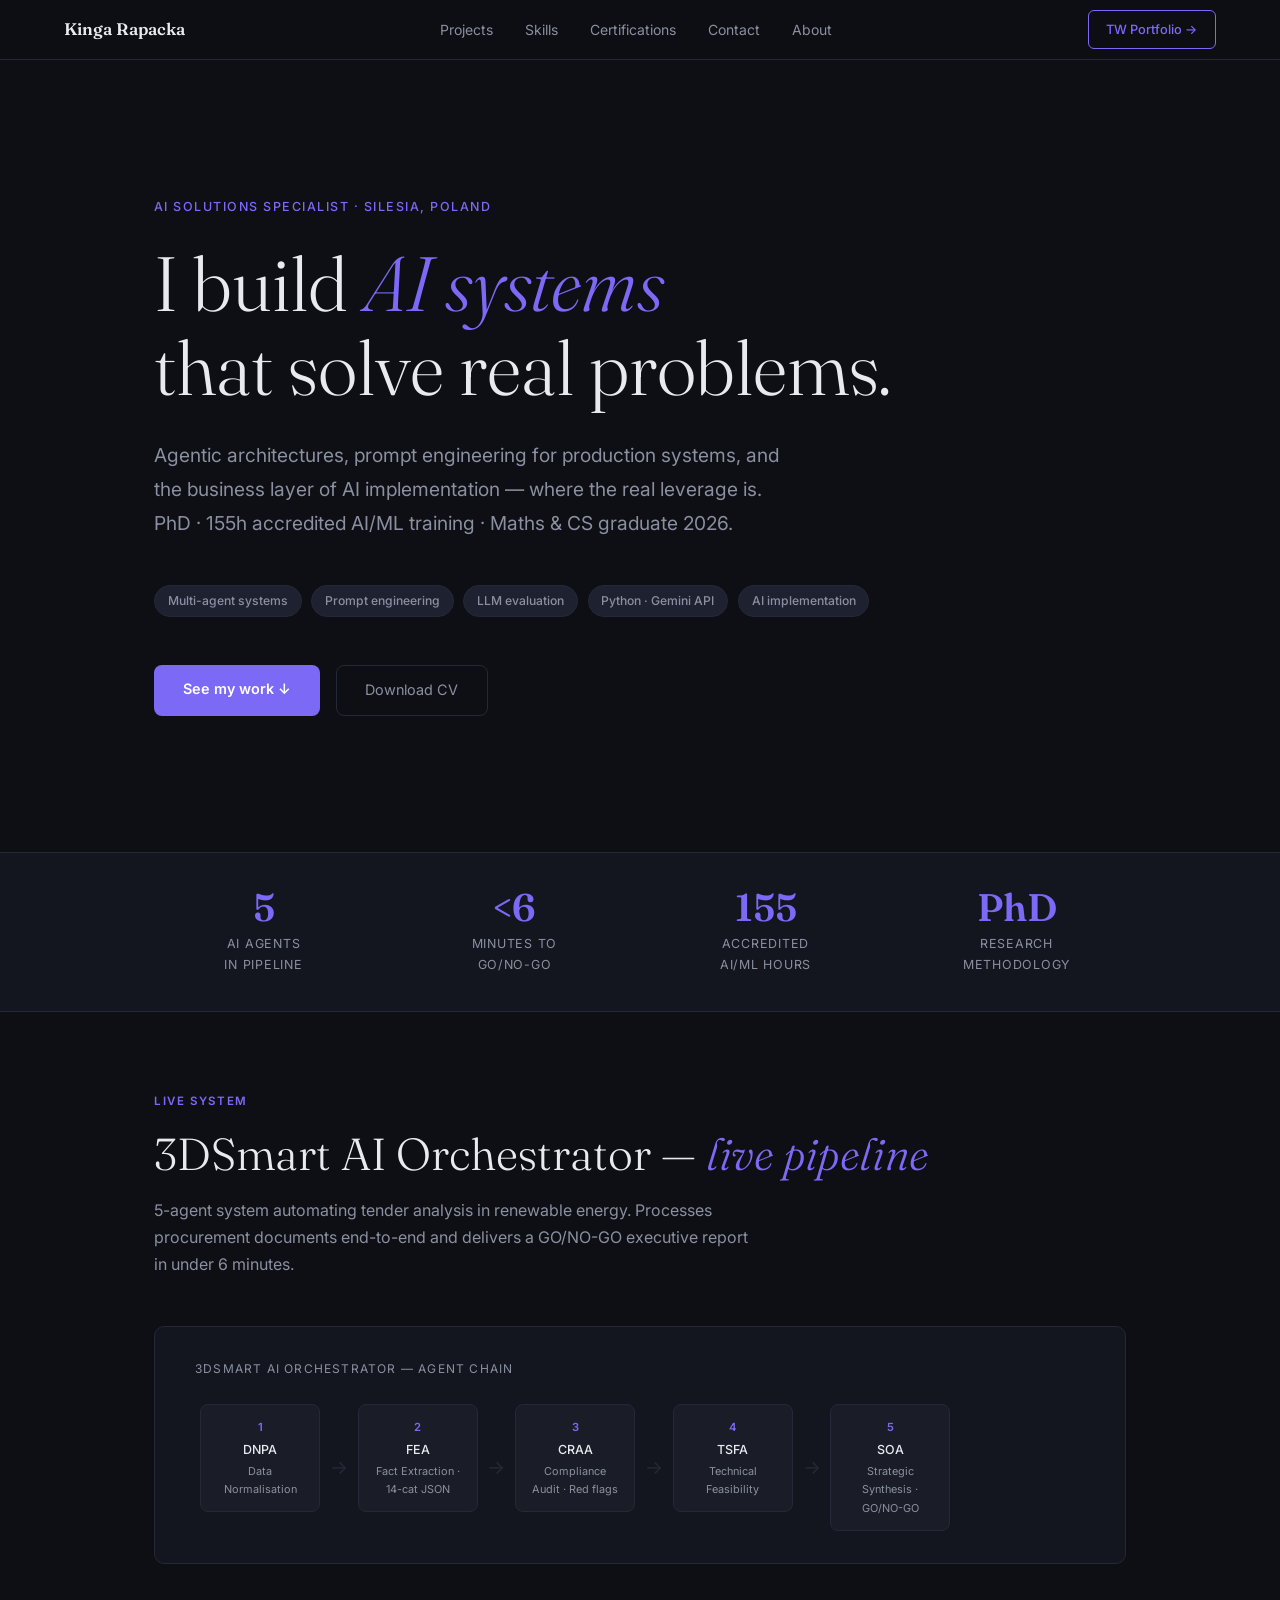
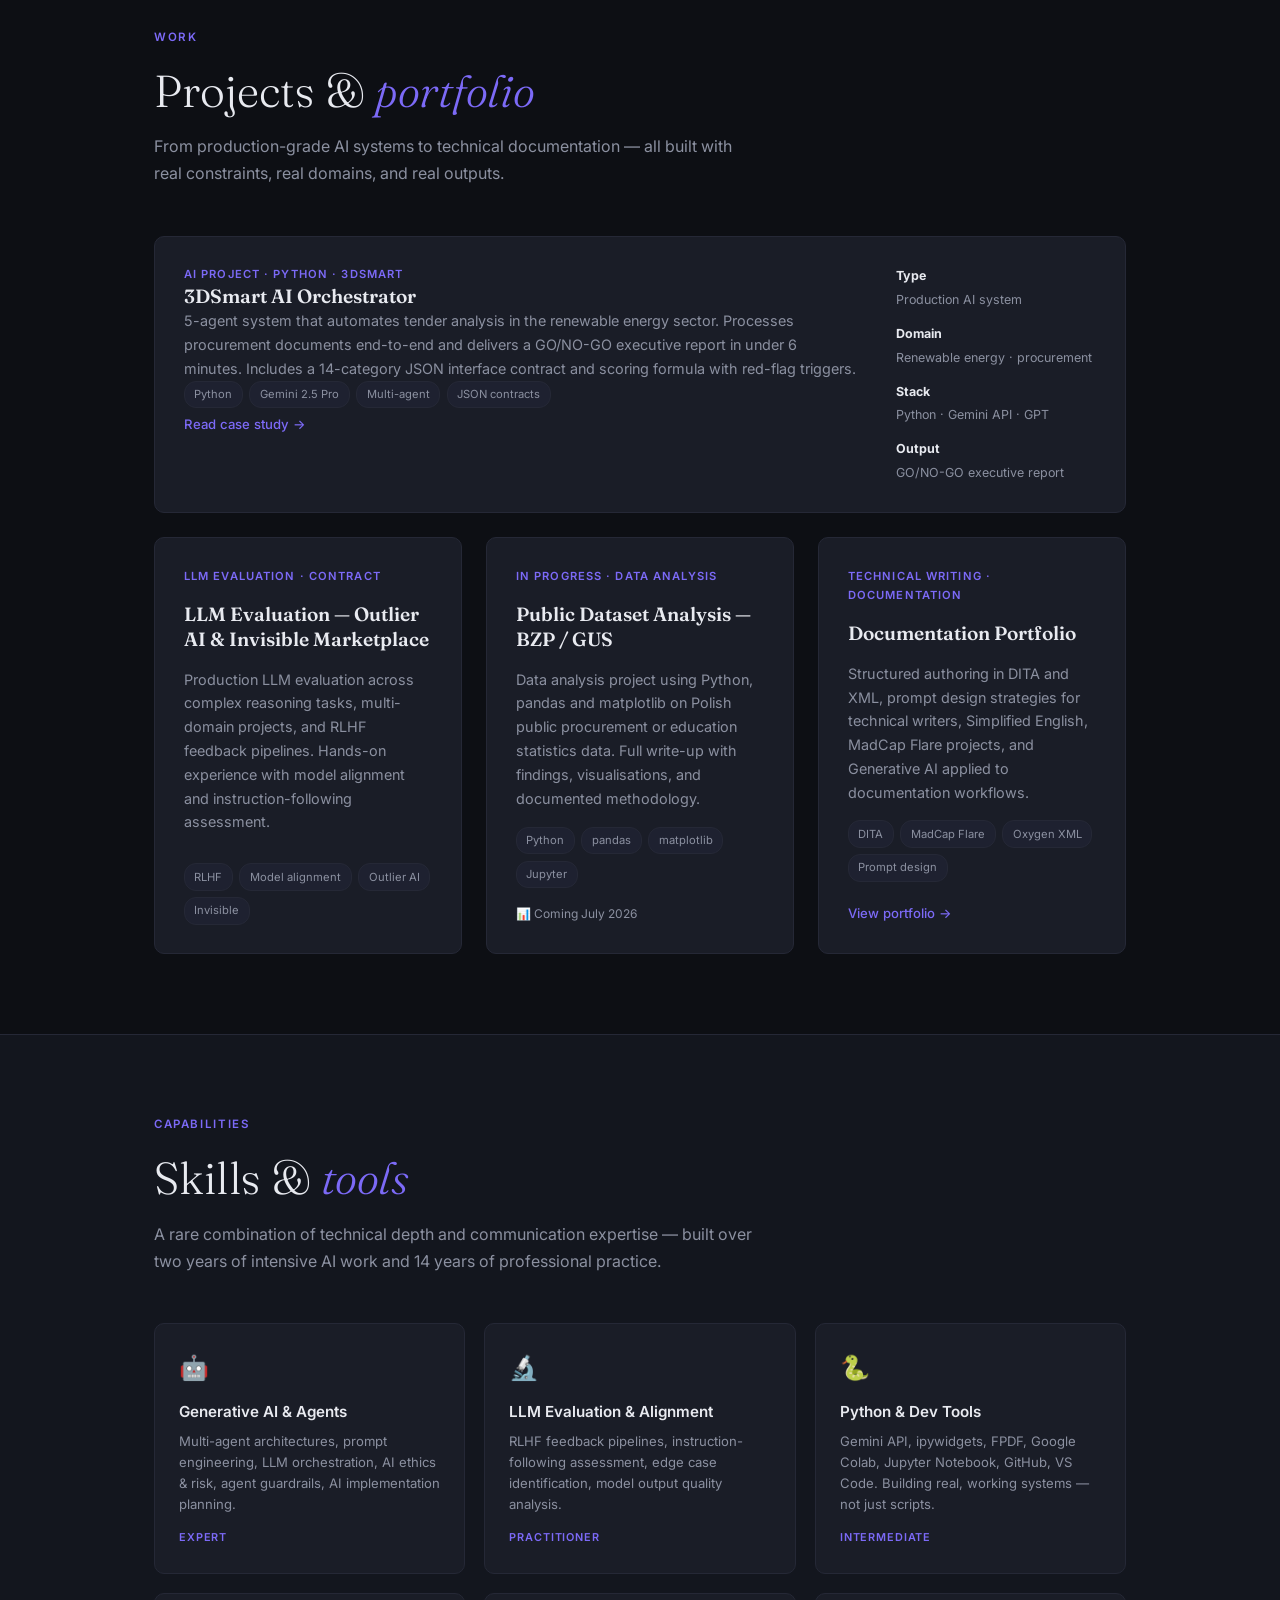
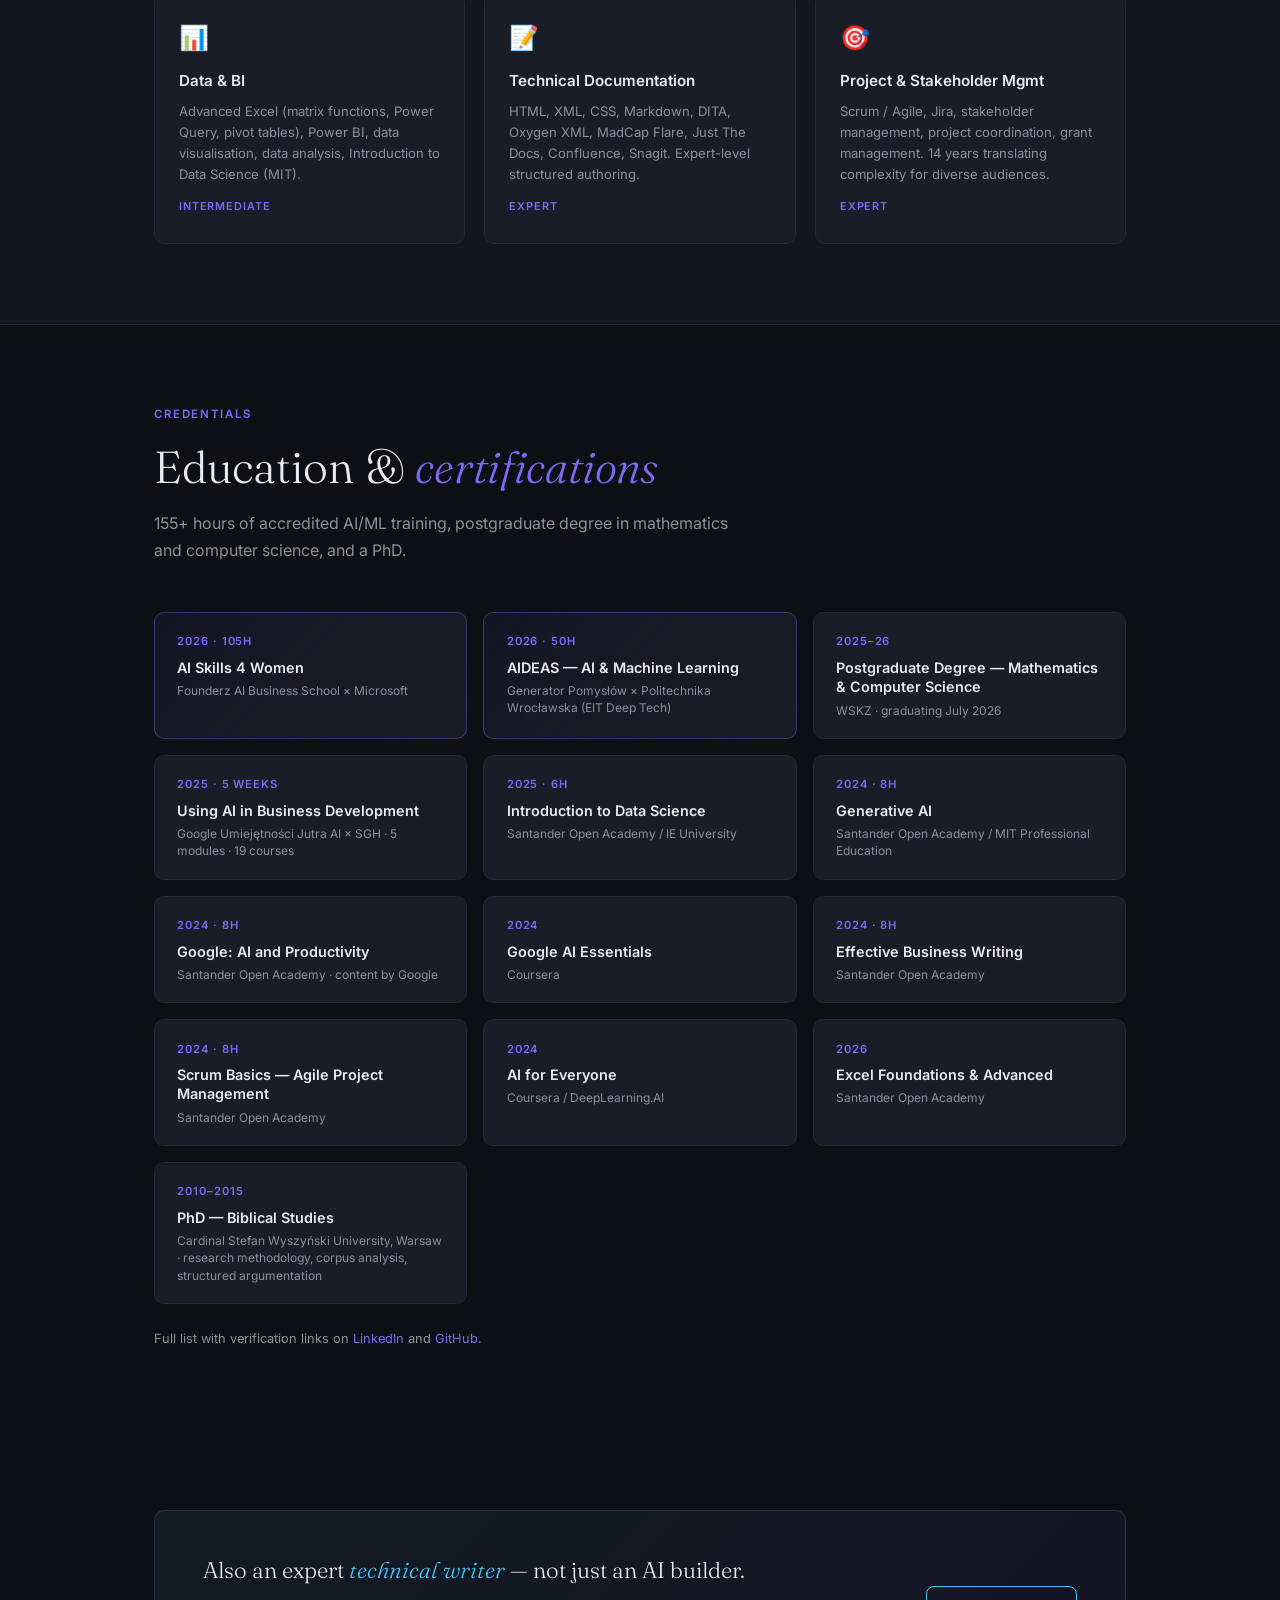
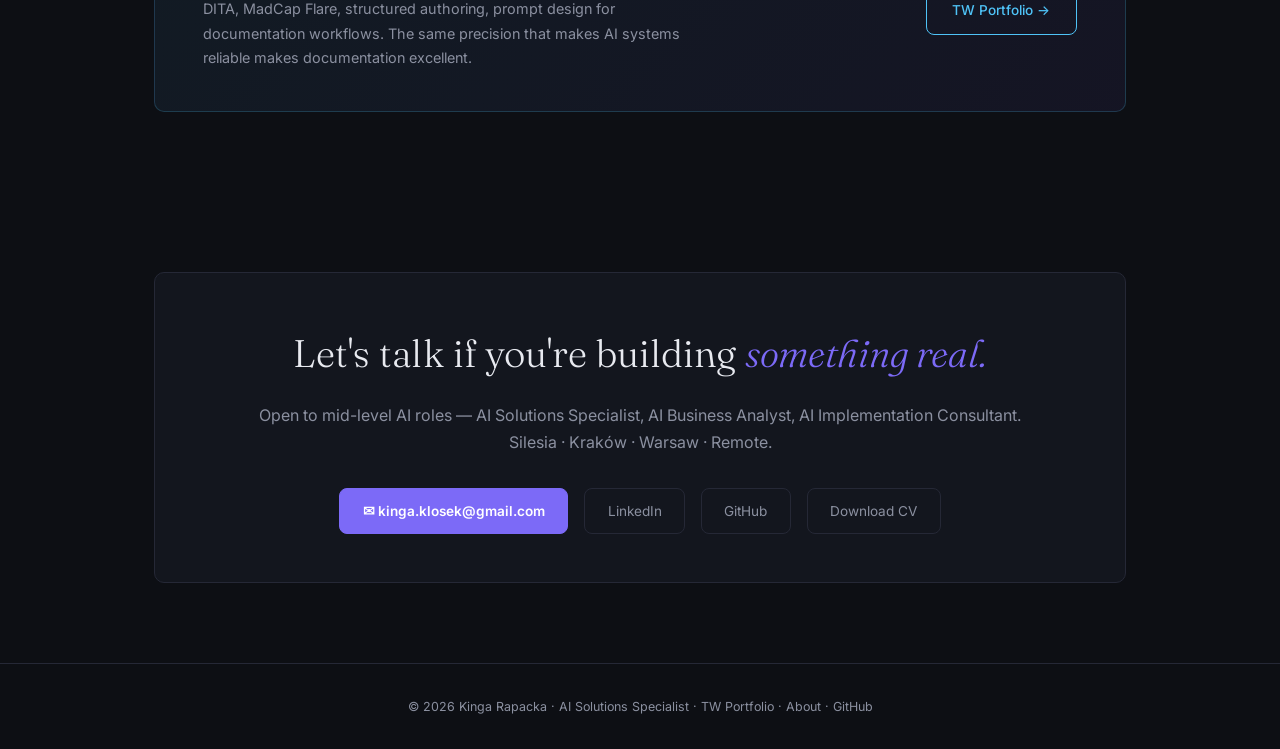
<file: index.html>
<!DOCTYPE html>
<html lang="en">
<head>
  <meta charset="UTF-8" />
  <meta name="viewport" content="width=device-width, initial-scale=1.0" />
  <meta name="description" content="Kinga Rapacka — AI Solutions Specialist. Multi-agent AI systems, prompt engineering, LLM evaluation. Based in Silesia, Poland." />
  <title>Kinga Rapacka — AI Solutions Specialist</title>
  <link rel="preconnect" href="https://fonts.googleapis.com" />
  <link rel="preconnect" href="https://fonts.gstatic.com" crossorigin />
  <link href="https://fonts.googleapis.com/css2?family=Inter:wght@300;400;500;600&family=Fraunces:ital,wght@0,300;0,600;1,300;1,600&display=swap" rel="stylesheet" />
  <style>
    :root {
      --bg: #0d0f14; --bg-mid: #13161e; --bg-card: #1a1d27; --border: #252836;
      --accent: #7c6af7; --accent-2: #4fc3f7; --text: #e8eaf0; --muted: #8b90a0;
      --tag-bg: #1e2130; --radius: 10px;
      --ff-display: 'Fraunces', serif; --ff-body: 'Inter', sans-serif;
    }
    *, *::before, *::after { box-sizing: border-box; margin: 0; padding: 0; }
    html { scroll-behavior: smooth; }
    body { background: var(--bg); color: var(--text); font-family: var(--ff-body); font-size: 16px; line-height: 1.7; -webkit-font-smoothing: antialiased; }
    a { color: inherit; text-decoration: none; }

    nav { position: sticky; top: 0; z-index: 100; display: flex; align-items: center; justify-content: space-between; padding: 0 clamp(1.5rem,5vw,4rem); height: 60px; background: rgba(13,15,20,.85); backdrop-filter: blur(12px); border-bottom: 1px solid var(--border); }
    .nav-logo { font-family: var(--ff-display); font-weight: 600; font-size: 1.05rem; }
    .nav-links { display: flex; gap: 2rem; list-style: none; }
    .nav-links a { font-size: .875rem; color: var(--muted); transition: color .2s; }
    .nav-links a:hover { color: var(--text); }
    .nav-cta { font-size: .8rem; font-weight: 500; padding: .45rem 1.1rem; border: 1px solid var(--accent); border-radius: 6px; color: var(--accent); transition: background .2s, color .2s; }
    .nav-cta:hover { background: var(--accent); color: #fff; }

    .hero { min-height: 88vh; display: flex; flex-direction: column; justify-content: center; padding: clamp(4rem,10vw,8rem) clamp(1.5rem,5vw,4rem); max-width: 1100px; margin: 0 auto; }
    .hero-eyebrow { font-size: .78rem; font-weight: 500; letter-spacing: .12em; text-transform: uppercase; color: var(--accent); margin-bottom: 1.5rem; }
    .hero h1 { font-family: var(--ff-display); font-size: clamp(2.6rem,6vw,5rem); font-weight: 300; line-height: 1.1; margin-bottom: 1.8rem; }
    .hero h1 em { font-style: italic; color: var(--accent); }
    .hero-sub { font-size: clamp(1rem,2vw,1.2rem); color: var(--muted); max-width: 640px; margin-bottom: 2.8rem; line-height: 1.75; }
    .hero-tags { display: flex; flex-wrap: wrap; gap: .6rem; margin-bottom: 3rem; }
    .tag { font-size: .76rem; font-weight: 500; padding: .3rem .8rem; border-radius: 20px; background: var(--tag-bg); border: 1px solid var(--border); color: var(--muted); }
    .hero-btns { display: flex; gap: 1rem; flex-wrap: wrap; }
    .btn-primary { padding: .75rem 1.8rem; background: var(--accent); color: #fff; border-radius: 8px; font-weight: 600; font-size: .9rem; transition: opacity .2s; }
    .btn-primary:hover { opacity: .88; }
    .btn-ghost { padding: .75rem 1.8rem; border: 1px solid var(--border); border-radius: 8px; font-size: .9rem; color: var(--muted); transition: border-color .2s, color .2s; }
    .btn-ghost:hover { border-color: var(--text); color: var(--text); }

    .full-bleed-divider { background: var(--bg-mid); border-top: 1px solid var(--border); border-bottom: 1px solid var(--border); }
    .stats-inner { max-width: 1100px; margin: 0 auto; padding: 2.2rem clamp(1.5rem,5vw,4rem); display: grid; grid-template-columns: repeat(auto-fit,minmax(160px,1fr)); gap: 2rem; }
    .stat-item { text-align: center; }
    .stat-num { font-family: var(--ff-display); font-size: 2.4rem; font-weight: 600; color: var(--accent); line-height: 1; }
    .stat-label { font-size: .78rem; color: var(--muted); margin-top: .4rem; text-transform: uppercase; letter-spacing: .06em; }

    section { max-width: 1100px; margin: 0 auto; padding: 5rem clamp(1.5rem,5vw,4rem); }
    .section-label { font-size: .72rem; font-weight: 600; letter-spacing: .14em; text-transform: uppercase; color: var(--accent); margin-bottom: 1rem; }
    .section-title { font-family: var(--ff-display); font-size: clamp(1.8rem,3.5vw,2.8rem); font-weight: 300; line-height: 1.2; margin-bottom: 1rem; }
    .section-title em { font-style: italic; color: var(--accent); }
    .section-sub { color: var(--muted); max-width: 600px; margin-bottom: 3rem; font-size: 1rem; }

    /* Pipeline */
    .pipeline { background: var(--bg-mid); border: 1px solid var(--border); border-radius: var(--radius); padding: 2rem 2.5rem; margin-bottom: 4rem; overflow-x: auto; }
    .pipeline-title { font-size: .75rem; letter-spacing: .1em; text-transform: uppercase; color: var(--muted); margin-bottom: 1.5rem; }
    .pipeline-steps { display: flex; align-items: stretch; gap: 0; min-width: max-content; }
    .pl-step { display: flex; flex-direction: column; align-items: center; min-width: 130px; }
    .pl-box { background: var(--bg-card); border: 1px solid var(--border); border-radius: 8px; padding: .8rem 1rem; text-align: center; width: 120px; }
    .pl-num { font-size: .7rem; color: var(--accent); font-weight: 600; margin-bottom: .3rem; }
    .pl-name { font-size: .78rem; font-weight: 500; color: var(--text); line-height: 1.3; }
    .pl-sub { font-size: .68rem; color: var(--muted); margin-top: .25rem; }
    .pl-arrow { display: flex; align-items: center; padding: 0 .3rem; color: var(--border); font-size: 1.2rem; align-self: center; }

    /* Projects */
    .projects-grid { display: grid; grid-template-columns: repeat(auto-fill,minmax(300px,1fr)); gap: 1.5rem; }
    .project-card { background: var(--bg-card); border: 1px solid var(--border); border-radius: var(--radius); padding: 1.8rem; display: flex; flex-direction: column; gap: 1rem; transition: border-color .25s, transform .25s; }
    .project-card:hover { border-color: var(--accent); transform: translateY(-3px); }
    .card-eyebrow { font-size: .7rem; font-weight: 600; letter-spacing: .1em; text-transform: uppercase; color: var(--accent); }
    .card-title { font-family: var(--ff-display); font-size: 1.2rem; font-weight: 600; line-height: 1.3; }
    .card-desc { font-size: .9rem; color: var(--muted); line-height: 1.65; flex: 1; }
    .card-tags { display: flex; flex-wrap: wrap; gap: .4rem; }
    .card-tag { font-size: .7rem; padding: .2rem .6rem; background: var(--tag-bg); border: 1px solid var(--border); border-radius: 12px; color: var(--muted); }
    .card-link { font-size: .82rem; font-weight: 500; color: var(--accent); display: inline-flex; align-items: center; gap: .3rem; margin-top: .3rem; transition: gap .2s; }
    .card-link:hover { gap: .6rem; }
    .project-card.featured { grid-column: 1/-1; flex-direction: row; gap: 2.5rem; align-items: flex-start; }
    .featured-content { flex: 1; }
    .featured-meta { min-width: 200px; display: flex; flex-direction: column; gap: .8rem; }
    .meta-item { font-size: .78rem; color: var(--muted); }
    .meta-item strong { display: block; color: var(--text); margin-bottom: .15rem; }

    /* Skills */
    .skills-grid { display: grid; grid-template-columns: repeat(auto-fill,minmax(260px,1fr)); gap: 1.2rem; }
    .skill-card { background: var(--bg-card); border: 1px solid var(--border); border-radius: var(--radius); padding: 1.5rem; }
    .skill-icon { font-size: 1.5rem; margin-bottom: .6rem; }
    .skill-name { font-weight: 600; font-size: .95rem; margin-bottom: .4rem; }
    .skill-desc { font-size: .82rem; color: var(--muted); line-height: 1.6; }
    .skill-level { display: inline-block; margin-top: .8rem; font-size: .68rem; font-weight: 600; letter-spacing: .08em; text-transform: uppercase; color: var(--accent); }

    /* Certifications — FULL GRID */
    .certs-grid { display: grid; grid-template-columns: repeat(auto-fill,minmax(240px,1fr)); gap: 1rem; }
    .cert-card { background: var(--bg-card); border: 1px solid var(--border); border-radius: var(--radius); padding: 1.2rem 1.4rem; transition: border-color .2s; }
    .cert-card:hover { border-color: var(--accent); }
    .cert-card.cert-featured { border-color: rgba(124,106,247,.35); background: linear-gradient(135deg,rgba(124,106,247,.07) 0%,var(--bg-card) 100%); }
    .cert-year { font-size: .7rem; font-weight: 600; letter-spacing: .08em; text-transform: uppercase; color: var(--accent); margin-bottom: .4rem; }
    .cert-name { font-size: .9rem; font-weight: 600; color: var(--text); line-height: 1.35; margin-bottom: .3rem; }
    .cert-issuer { font-size: .75rem; color: var(--muted); line-height: 1.45; }

    /* Contact */
    .contact-box { background: var(--bg-mid); border: 1px solid var(--border); border-radius: var(--radius); padding: 3rem; text-align: center; }
    .contact-box h2 { font-family: var(--ff-display); font-size: clamp(1.6rem,3vw,2.4rem); font-weight: 300; margin-bottom: 1rem; }
    .contact-box h2 em { font-style: italic; color: var(--accent); }
    .contact-box p { color: var(--muted); margin-bottom: 2rem; font-size: 1rem; }
    .contact-links { display: flex; justify-content: center; flex-wrap: wrap; gap: 1rem; }
    .contact-link { padding: .65rem 1.4rem; border: 1px solid var(--border); border-radius: 8px; font-size: .85rem; color: var(--muted); transition: border-color .2s, color .2s; }
    .contact-link:hover { border-color: var(--accent); color: var(--accent); }
    .contact-link.primary { background: var(--accent); border-color: var(--accent); color: #fff; font-weight: 600; }
    .contact-link.primary:hover { opacity: .88; color: #fff; }

    /* TW Bridge */
    .bridge { background: linear-gradient(135deg,rgba(79,195,247,.07) 0%,rgba(124,106,247,.07) 100%); border: 1px solid rgba(79,195,247,.2); border-radius: var(--radius); padding: 2.5rem 3rem; display: flex; align-items: center; justify-content: space-between; gap: 2rem; flex-wrap: wrap; }
    .bridge-text h3 { font-family: var(--ff-display); font-size: 1.4rem; font-weight: 300; margin-bottom: .5rem; }
    .bridge-text h3 em { font-style: italic; color: var(--accent-2); }
    .bridge-text p { font-size: .9rem; color: var(--muted); max-width: 480px; }
    .bridge-btn { padding: .75rem 1.6rem; border: 1px solid var(--accent-2); border-radius: 8px; color: var(--accent-2); font-size: .85rem; font-weight: 500; white-space: nowrap; transition: background .2s, color .2s; }
    .bridge-btn:hover { background: var(--accent-2); color: var(--bg); }

    footer { border-top: 1px solid var(--border); text-align: center; padding: 2rem; font-size: .78rem; color: var(--muted); }
    footer a { color: var(--muted); }
    footer a:hover { color: var(--text); }

    .reveal { opacity: 0; transform: translateY(22px); transition: opacity .55s ease, transform .55s ease; }
    .reveal.visible { opacity: 1; transform: none; }

    @media (max-width: 768px) {
      .nav-links { display: none; }
      .project-card.featured { flex-direction: column; }
      .featured-meta { min-width: auto; flex-direction: row; flex-wrap: wrap; }
      .bridge { flex-direction: column; text-align: center; }
    }
  </style>
</head>
<body>

<nav>
  <span class="nav-logo">Kinga Rapacka</span>
  <ul class="nav-links">
    <li><a href="#projects">Projects</a></li>
    <li><a href="#skills">Skills</a></li>
    <li><a href="#certifications">Certifications</a></li>
    <li><a href="#contact">Contact</a></li>
    <li><a href="about.html">About</a></li>
  </ul>
  <a class="nav-cta" href="https://kinrap.github.io/TW_Portfolio/">TW Portfolio →</a>
</nav>

<!-- HERO -->
<div class="hero">
  <p class="hero-eyebrow">AI Solutions Specialist · Silesia, Poland</p>
  <h1>I build <em>AI systems</em><br>that solve real problems.</h1>
  <p class="hero-sub">Agentic architectures, prompt engineering for production systems, and the business layer of AI implementation — where the real leverage is. PhD · 155h accredited AI/ML training · Maths &amp; CS graduate 2026.</p>
  <div class="hero-tags">
    <span class="tag">Multi-agent systems</span>
    <span class="tag">Prompt engineering</span>
    <span class="tag">LLM evaluation</span>
    <span class="tag">Python · Gemini API</span>
    <span class="tag">AI implementation</span>
  </div>
  <div class="hero-btns">
    <a class="btn-primary" href="#projects">See my work ↓</a>
    <a class="btn-ghost" href="assets/Kinga_Rapacka_CV.pdf" target="_blank">Download CV</a>
  </div>
</div>

<!-- STATS -->
<div class="full-bleed-divider">
  <div class="stats-inner">
    <div class="stat-item"><div class="stat-num">5</div><div class="stat-label">AI agents<br>in pipeline</div></div>
    <div class="stat-item"><div class="stat-num">&lt;6</div><div class="stat-label">minutes to<br>GO/NO-GO</div></div>
    <div class="stat-item"><div class="stat-num">155</div><div class="stat-label">accredited<br>AI/ML hours</div></div>
    <div class="stat-item"><div class="stat-num">PhD</div><div class="stat-label">research<br>methodology</div></div>
  </div>
</div>

<!-- PIPELINE -->
<section>
  <p class="section-label">Live system</p>
  <h2 class="section-title">3DSmart AI Orchestrator — <em>live pipeline</em></h2>
  <p class="section-sub">5-agent system automating tender analysis in renewable energy. Processes procurement documents end-to-end and delivers a GO/NO-GO executive report in under 6 minutes.</p>

  <div class="pipeline">
    <div class="pipeline-title">3DSmart AI Orchestrator — agent chain</div>
    <div class="pipeline-steps">
      <div class="pl-step"><div class="pl-box"><div class="pl-num">1</div><div class="pl-name">DNPA</div><div class="pl-sub">Data Normalisation</div></div></div>
      <div class="pl-arrow">→</div>
      <div class="pl-step"><div class="pl-box"><div class="pl-num">2</div><div class="pl-name">FEA</div><div class="pl-sub">Fact Extraction · 14-cat JSON</div></div></div>
      <div class="pl-arrow">→</div>
      <div class="pl-step"><div class="pl-box"><div class="pl-num">3</div><div class="pl-name">CRAA</div><div class="pl-sub">Compliance Audit · Red flags</div></div></div>
      <div class="pl-arrow">→</div>
      <div class="pl-step"><div class="pl-box"><div class="pl-num">4</div><div class="pl-name">TSFA</div><div class="pl-sub">Technical Feasibility</div></div></div>
      <div class="pl-arrow">→</div>
      <div class="pl-step"><div class="pl-box"><div class="pl-num">5</div><div class="pl-name">SOA</div><div class="pl-sub">Strategic Synthesis · GO/NO-GO</div></div></div>
    </div>
  </div>

  <!-- PROJECTS -->
  <p class="section-label" id="projects">Work</p>
  <h2 class="section-title">Projects &amp; <em>portfolio</em></h2>
  <p class="section-sub">From production-grade AI systems to technical documentation — all built with real constraints, real domains, and real outputs.</p>

  <div class="projects-grid">
    <div class="project-card featured reveal">
      <div class="featured-content">
        <p class="card-eyebrow">AI Project · Python · 3DSmart</p>
        <h3 class="card-title">3DSmart AI Orchestrator</h3>
        <p class="card-desc">5-agent system that automates tender analysis in the renewable energy sector. Processes procurement documents end-to-end and delivers a GO/NO-GO executive report in under 6 minutes. Includes a 14-category JSON interface contract and scoring formula with red-flag triggers.</p>
        <div class="card-tags"><span class="card-tag">Python</span><span class="card-tag">Gemini 2.5 Pro</span><span class="card-tag">Multi-agent</span><span class="card-tag">JSON contracts</span></div>
        <a class="card-link" href="projects/3dsmart.html">Read case study →</a>
      </div>
      <div class="featured-meta">
        <div class="meta-item"><strong>Type</strong>Production AI system</div>
        <div class="meta-item"><strong>Domain</strong>Renewable energy · procurement</div>
        <div class="meta-item"><strong>Stack</strong>Python · Gemini API · GPT</div>
        <div class="meta-item"><strong>Output</strong>GO/NO-GO executive report</div>
      </div>
    </div>

    <div class="project-card reveal">
      <p class="card-eyebrow">LLM Evaluation · Contract</p>
      <h3 class="card-title">LLM Evaluation — Outlier AI &amp; Invisible Marketplace</h3>
      <p class="card-desc">Production LLM evaluation across complex reasoning tasks, multi-domain projects, and RLHF feedback pipelines. Hands-on experience with model alignment and instruction-following assessment.</p>
      <div class="card-tags"><span class="card-tag">RLHF</span><span class="card-tag">Model alignment</span><span class="card-tag">Outlier AI</span><span class="card-tag">Invisible</span></div>
    </div>

    <div class="project-card reveal">
      <p class="card-eyebrow">In progress · Data Analysis</p>
      <h3 class="card-title">Public Dataset Analysis — BZP / GUS</h3>
      <p class="card-desc">Data analysis project using Python, pandas and matplotlib on Polish public procurement or education statistics data. Full write-up with findings, visualisations, and documented methodology.</p>
      <div class="card-tags"><span class="card-tag">Python</span><span class="card-tag">pandas</span><span class="card-tag">matplotlib</span><span class="card-tag">Jupyter</span></div>
      <span style="font-size:.75rem;color:var(--muted);">📊 Coming July 2026</span>
    </div>

    <div class="project-card reveal">
      <p class="card-eyebrow">Technical Writing · Documentation</p>
      <h3 class="card-title">Documentation Portfolio</h3>
      <p class="card-desc">Structured authoring in DITA and XML, prompt design strategies for technical writers, Simplified English, MadCap Flare projects, and Generative AI applied to documentation workflows.</p>
      <div class="card-tags"><span class="card-tag">DITA</span><span class="card-tag">MadCap Flare</span><span class="card-tag">Oxygen XML</span><span class="card-tag">Prompt design</span></div>
      <a class="card-link" href="projects/tech-writing.html">View portfolio →</a>
    </div>
  </div>
</section>

<!-- SKILLS -->
<div class="full-bleed-divider">
<section id="skills">
  <p class="section-label">Capabilities</p>
  <h2 class="section-title">Skills &amp; <em>tools</em></h2>
  <p class="section-sub">A rare combination of technical depth and communication expertise — built over two years of intensive AI work and 14 years of professional practice.</p>
  <div class="skills-grid">
    <div class="skill-card"><div class="skill-icon">🤖</div><div class="skill-name">Generative AI &amp; Agents</div><div class="skill-desc">Multi-agent architectures, prompt engineering, LLM orchestration, AI ethics &amp; risk, agent guardrails, AI implementation planning.</div><span class="skill-level">Expert</span></div>
    <div class="skill-card"><div class="skill-icon">🔬</div><div class="skill-name">LLM Evaluation &amp; Alignment</div><div class="skill-desc">RLHF feedback pipelines, instruction-following assessment, edge case identification, model output quality analysis.</div><span class="skill-level">Practitioner</span></div>
    <div class="skill-card"><div class="skill-icon">🐍</div><div class="skill-name">Python &amp; Dev Tools</div><div class="skill-desc">Gemini API, ipywidgets, FPDF, Google Colab, Jupyter Notebook, GitHub, VS Code. Building real, working systems — not just scripts.</div><span class="skill-level">Intermediate</span></div>
    <div class="skill-card"><div class="skill-icon">📊</div><div class="skill-name">Data &amp; BI</div><div class="skill-desc">Advanced Excel (matrix functions, Power Query, pivot tables), Power BI, data visualisation, data analysis, Introduction to Data Science (MIT).</div><span class="skill-level">Intermediate</span></div>
    <div class="skill-card"><div class="skill-icon">📝</div><div class="skill-name">Technical Documentation</div><div class="skill-desc">HTML, XML, CSS, Markdown, DITA, Oxygen XML, MadCap Flare, Just The Docs, Confluence, Snagit. Expert-level structured authoring.</div><span class="skill-level">Expert</span></div>
    <div class="skill-card"><div class="skill-icon">🎯</div><div class="skill-name">Project &amp; Stakeholder Mgmt</div><div class="skill-desc">Scrum / Agile, Jira, stakeholder management, project coordination, grant management. 14 years translating complexity for diverse audiences.</div><span class="skill-level">Expert</span></div>
  </div>
</section>
</div>

<!-- CERTIFICATIONS — FULL LIST -->
<section id="certifications">
  <p class="section-label">Credentials</p>
  <h2 class="section-title">Education &amp; <em>certifications</em></h2>
  <p class="section-sub">155+ hours of accredited AI/ML training, postgraduate degree in mathematics and computer science, and a PhD.</p>

  <div class="certs-grid">

    <div class="cert-card cert-featured">
      <div class="cert-year">2026 · 105h</div>
      <div class="cert-name">AI Skills 4 Women</div>
      <div class="cert-issuer">Founderz AI Business School × Microsoft</div>
    </div>

    <div class="cert-card cert-featured">
      <div class="cert-year">2026 · 50h</div>
      <div class="cert-name">AIDEAS — AI &amp; Machine Learning</div>
      <div class="cert-issuer">Generator Pomysłów × Politechnika Wrocławska (EIT Deep Tech)</div>
    </div>

    <div class="cert-card">
      <div class="cert-year">2025–26</div>
      <div class="cert-name">Postgraduate Degree — Mathematics &amp; Computer Science</div>
      <div class="cert-issuer">WSKZ · graduating July 2026</div>
    </div>

    <div class="cert-card">
      <div class="cert-year">2025 · 5 weeks</div>
      <div class="cert-name">Using AI in Business Development</div>
      <div class="cert-issuer">Google Umiejętności Jutra AI × SGH · 5 modules · 19 courses</div>
    </div>

    <div class="cert-card">
      <div class="cert-year">2025 · 6h</div>
      <div class="cert-name">Introduction to Data Science</div>
      <div class="cert-issuer">Santander Open Academy / IE University</div>
    </div>

    <div class="cert-card">
      <div class="cert-year">2024 · 8h</div>
      <div class="cert-name">Generative AI</div>
      <div class="cert-issuer">Santander Open Academy / MIT Professional Education</div>
    </div>

    <div class="cert-card">
      <div class="cert-year">2024 · 8h</div>
      <div class="cert-name">Google: AI and Productivity</div>
      <div class="cert-issuer">Santander Open Academy · content by Google</div>
    </div>

    <div class="cert-card">
      <div class="cert-year">2024</div>
      <div class="cert-name">Google AI Essentials</div>
      <div class="cert-issuer">Coursera</div>
    </div>

    <div class="cert-card">
      <div class="cert-year">2024 · 8h</div>
      <div class="cert-name">Effective Business Writing</div>
      <div class="cert-issuer">Santander Open Academy</div>
    </div>

    <div class="cert-card">
      <div class="cert-year">2024 · 8h</div>
      <div class="cert-name">Scrum Basics — Agile Project Management</div>
      <div class="cert-issuer">Santander Open Academy</div>
    </div>

    <div class="cert-card">
      <div class="cert-year">2024</div>
      <div class="cert-name">AI for Everyone</div>
      <div class="cert-issuer">Coursera / DeepLearning.AI</div>
    </div>

    <div class="cert-card">
      <div class="cert-year">2026</div>
      <div class="cert-name">Excel Foundations &amp; Advanced</div>
      <div class="cert-issuer">Santander Open Academy</div>
    </div>

    <div class="cert-card">
      <div class="cert-year">2010–2015</div>
      <div class="cert-name">PhD — Biblical Studies</div>
      <div class="cert-issuer">Cardinal Stefan Wyszyński University, Warsaw · research methodology, corpus analysis, structured argumentation</div>
    </div>

  </div>

  <p style="margin-top:1.5rem;font-size:.8rem;color:var(--muted);">
    Full list with verification links on <a href="https://www.linkedin.com/in/kinga-rapacka-29315a2a3" style="color:var(--accent);">LinkedIn</a> and <a href="https://github.com/KinRap" style="color:var(--accent);">GitHub</a>.
  </p>
</section>

<!-- TW BRIDGE -->
<section>
  <div class="bridge reveal">
    <div class="bridge-text">
      <h3>Also an expert <em>technical writer</em> — not just an AI builder.</h3>
      <p>DITA, MadCap Flare, structured authoring, prompt design for documentation workflows. The same precision that makes AI systems reliable makes documentation excellent.</p>
    </div>
    <a class="bridge-btn" href="https://kinrap.github.io/TW_Portfolio/">TW Portfolio →</a>
  </div>
</section>

<!-- CONTACT -->
<section id="contact">
  <div class="contact-box reveal">
    <h2>Let's talk if you're building <em>something real.</em></h2>
    <p>Open to mid-level AI roles — AI Solutions Specialist, AI Business Analyst, AI Implementation Consultant.<br>Silesia · Kraków · Warsaw · Remote.</p>
    <div class="contact-links">
      <a class="contact-link primary" href="mailto:kinga.klosek@gmail.com">✉ kinga.klosek@gmail.com</a>
      <a class="contact-link" href="https://www.linkedin.com/in/kinga-rapacka-29315a2a3" target="_blank">LinkedIn</a>
      <a class="contact-link" href="https://github.com/KinRap" target="_blank">GitHub</a>
      <a class="contact-link" href="assets/Kinga_Rapacka_CV.pdf" target="_blank">Download CV</a>
    </div>
  </div>
</section>

<footer>
  © 2026 Kinga Rapacka · AI Solutions Specialist ·
  <a href="https://kinrap.github.io/TW_Portfolio/">TW Portfolio</a> ·
  <a href="about.html">About</a> ·
  <a href="https://github.com/KinRap">GitHub</a>
</footer>

<script>
  const observer = new IntersectionObserver((entries) => {
    entries.forEach(e => { if (e.isIntersecting) { e.target.classList.add('visible'); observer.unobserve(e.target); } });
  }, { threshold: 0.1 });
  document.querySelectorAll('.reveal').forEach(el => observer.observe(el));
</script>
</body>
</html>
</file>
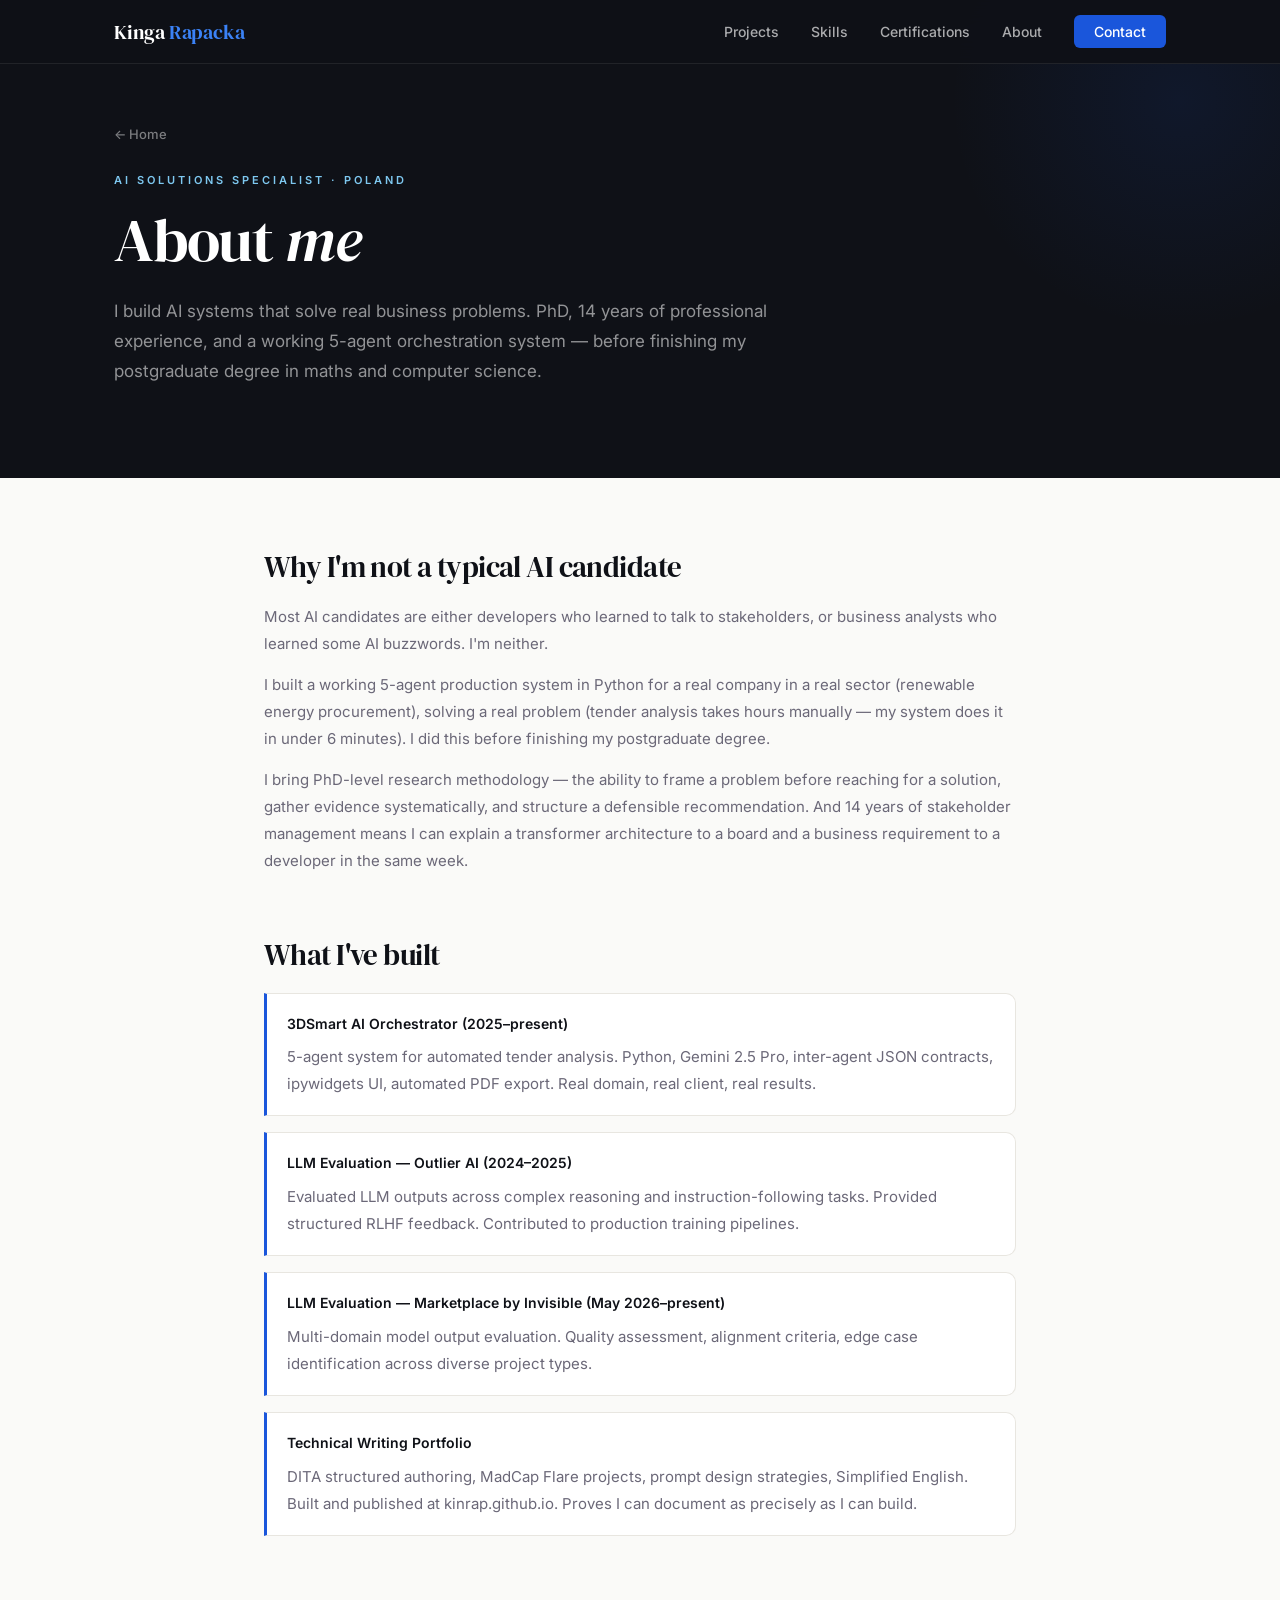
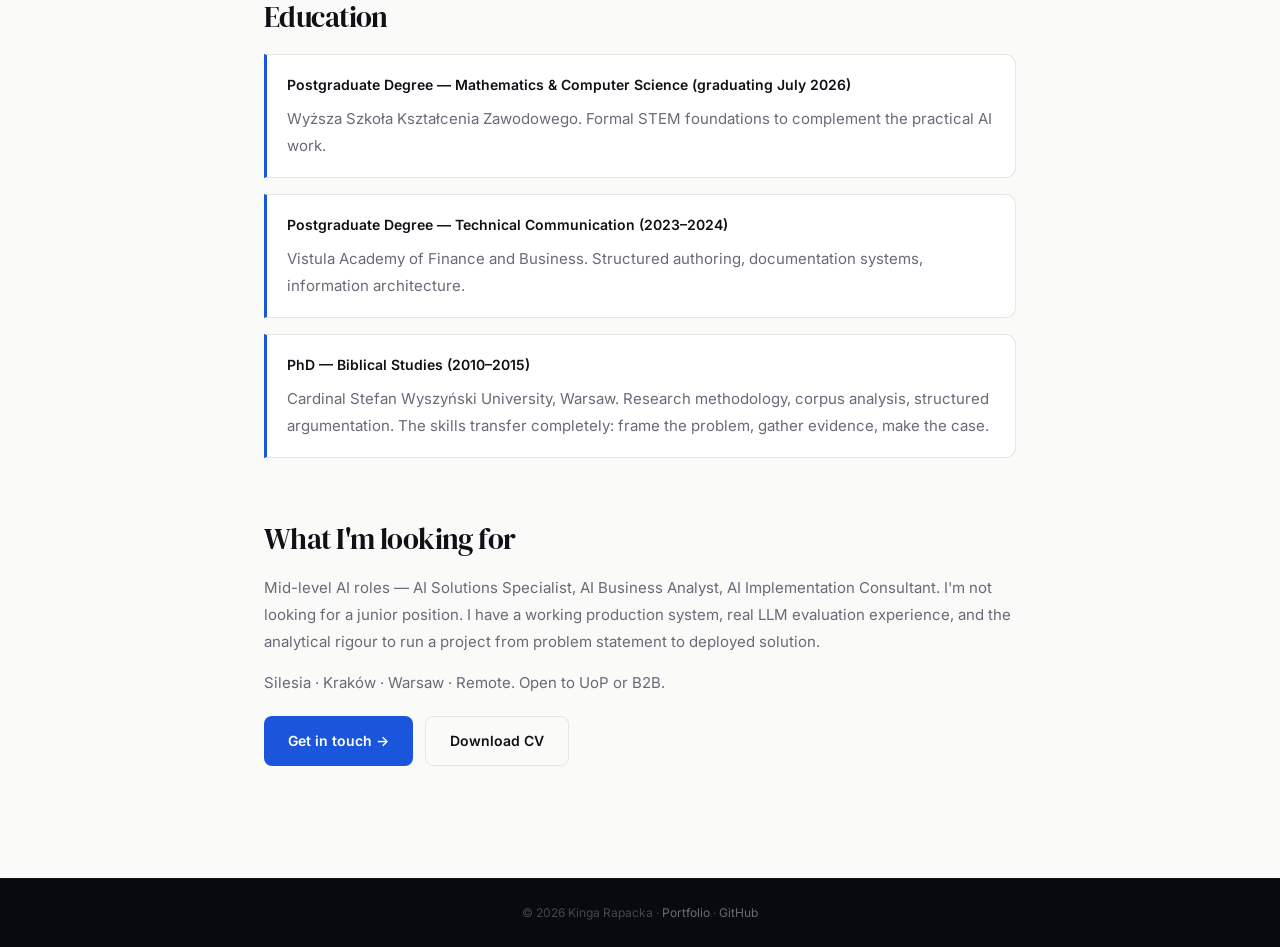
<file: about.html>
<!DOCTYPE html>
<html lang="en">
<head>
  <meta charset="UTF-8">
  <meta name="viewport" content="width=device-width, initial-scale=1.0">
  <meta name="description" content="About Kinga Rapacka — AI Solutions Specialist, PhD, Maths & CS graduate, Python developer.">
  <title>About — Kinga Rapacka</title>
  <link rel="preconnect" href="https://fonts.googleapis.com">
  <link rel="preconnect" href="https://fonts.gstatic.com" crossorigin>
  <link href="https://fonts.googleapis.com/css2?family=DM+Serif+Display:ital@0;1&family=Inter:wght@400;500;600&family=JetBrains+Mono:wght@400;600&display=swap" rel="stylesheet">
  <link rel="stylesheet" href="css/style.css">
  <link rel="stylesheet" href="css/project.css">
</head>
<body>

  <nav class="nav" role="navigation">
    <div class="nav-inner">
      <a href="index.html" class="nav-logo">Kinga <span>Rapacka</span></a>
      <ul class="nav-links">
        <li><a href="index.html#projects">Projects</a></li>
        <li><a href="index.html#skills">Skills</a></li>
        <li><a href="index.html#certifications">Certifications</a></li>
        <li><a href="about.html" class="active">About</a></li>
        <li><a href="index.html#contact" class="nav-cta">Contact</a></li>
      </ul>
      <button class="nav-hamburger" aria-label="Open menu" aria-expanded="false">
        <span></span><span></span><span></span>
      </button>
    </div>
  </nav>

  <header class="proj-hero">
    <div class="proj-hero-inner wrap">
      <a href="index.html" class="proj-back">← Home</a>
      <div class="proj-meta">
        <span class="eyebrow light">AI Solutions Specialist · Poland</span>
      </div>
      <h1 class="display" style="color:#fff; margin-top:12px; margin-bottom:20px;">
        About <em>me</em>
      </h1>
      <p class="proj-hero-sub">
        I build AI systems that solve real business problems. PhD, 14 years of professional experience, and a working 5-agent orchestration system — before finishing my postgraduate degree in maths and computer science.
      </p>
    </div>
  </header>

  <main class="proj-body">
    <div class="wrap proj-wrap">

      <section class="proj-section reveal">
        <h2>Why I'm not a typical AI candidate</h2>
        <p>Most AI candidates are either developers who learned to talk to stakeholders, or business analysts who learned some AI buzzwords. I'm neither.</p>
        <p>I built a working 5-agent production system in Python for a real company in a real sector (renewable energy procurement), solving a real problem (tender analysis takes hours manually — my system does it in under 6 minutes). I did this before finishing my postgraduate degree.</p>
        <p>I bring PhD-level research methodology — the ability to frame a problem before reaching for a solution, gather evidence systematically, and structure a defensible recommendation. And 14 years of stakeholder management means I can explain a transformer architecture to a board and a business requirement to a developer in the same week.</p>
      </section>

      <section class="proj-section reveal">
        <h2>What I've built</h2>
        <div class="proj-decisions">
          <div class="proj-decision">
            <div class="proj-decision-title">3DSmart AI Orchestrator (2025–present)</div>
            <p>5-agent system for automated tender analysis. Python, Gemini 2.5 Pro, inter-agent JSON contracts, ipywidgets UI, automated PDF export. Real domain, real client, real results.</p>
          </div>
          <div class="proj-decision">
            <div class="proj-decision-title">LLM Evaluation — Outlier AI (2024–2025)</div>
            <p>Evaluated LLM outputs across complex reasoning and instruction-following tasks. Provided structured RLHF feedback. Contributed to production training pipelines.</p>
          </div>
          <div class="proj-decision">
            <div class="proj-decision-title">LLM Evaluation — Marketplace by Invisible (May 2026–present)</div>
            <p>Multi-domain model output evaluation. Quality assessment, alignment criteria, edge case identification across diverse project types.</p>
          </div>
          <div class="proj-decision">
            <div class="proj-decision-title">Technical Writing Portfolio</div>
            <p>DITA structured authoring, MadCap Flare projects, prompt design strategies, Simplified English. Built and published at kinrap.github.io. Proves I can document as precisely as I can build.</p>
          </div>
        </div>
      </section>

      <section class="proj-section reveal">
        <h2>Education</h2>
        <div class="proj-decisions">
          <div class="proj-decision">
            <div class="proj-decision-title">Postgraduate Degree — Mathematics &amp; Computer Science (graduating July 2026)</div>
            <p>Wyższa Szkoła Kształcenia Zawodowego. Formal STEM foundations to complement the practical AI work.</p>
          </div>
          <div class="proj-decision">
            <div class="proj-decision-title">Postgraduate Degree — Technical Communication (2023–2024)</div>
            <p>Vistula Academy of Finance and Business. Structured authoring, documentation systems, information architecture.</p>
          </div>
          <div class="proj-decision">
            <div class="proj-decision-title">PhD — Biblical Studies (2010–2015)</div>
            <p>Cardinal Stefan Wyszyński University, Warsaw. Research methodology, corpus analysis, structured argumentation. The skills transfer completely: frame the problem, gather evidence, make the case.</p>
          </div>
        </div>
      </section>

      <section class="proj-section reveal">
        <h2>What I'm looking for</h2>
        <p>Mid-level AI roles — AI Solutions Specialist, AI Business Analyst, AI Implementation Consultant. I'm not looking for a junior position. I have a working production system, real LLM evaluation experience, and the analytical rigour to run a project from problem statement to deployed solution.</p>
        <p>Silesia · Kraków · Warsaw · Remote. Open to UoP or B2B.</p>
        <div style="display:flex; gap:12px; margin-top:20px; flex-wrap:wrap;">
          <a href="index.html#contact" class="btn btn-primary">Get in touch →</a>
          <a href="assets/Kinga_Rapacka_CV.pdf" class="btn btn-outline" style="color:var(--ink); border-color:var(--border);" download>Download CV</a>
        </div>
      </section>

    </div>
  </main>

  <footer>
    <p>© 2026 Kinga Rapacka ·
      <a href="index.html">Portfolio</a> ·
      <a href="https://github.com/KinRap" target="_blank" rel="noopener">GitHub</a>
    </p>
  </footer>

  <script src="js/main.js"></script>
</body>
</html>
</file>
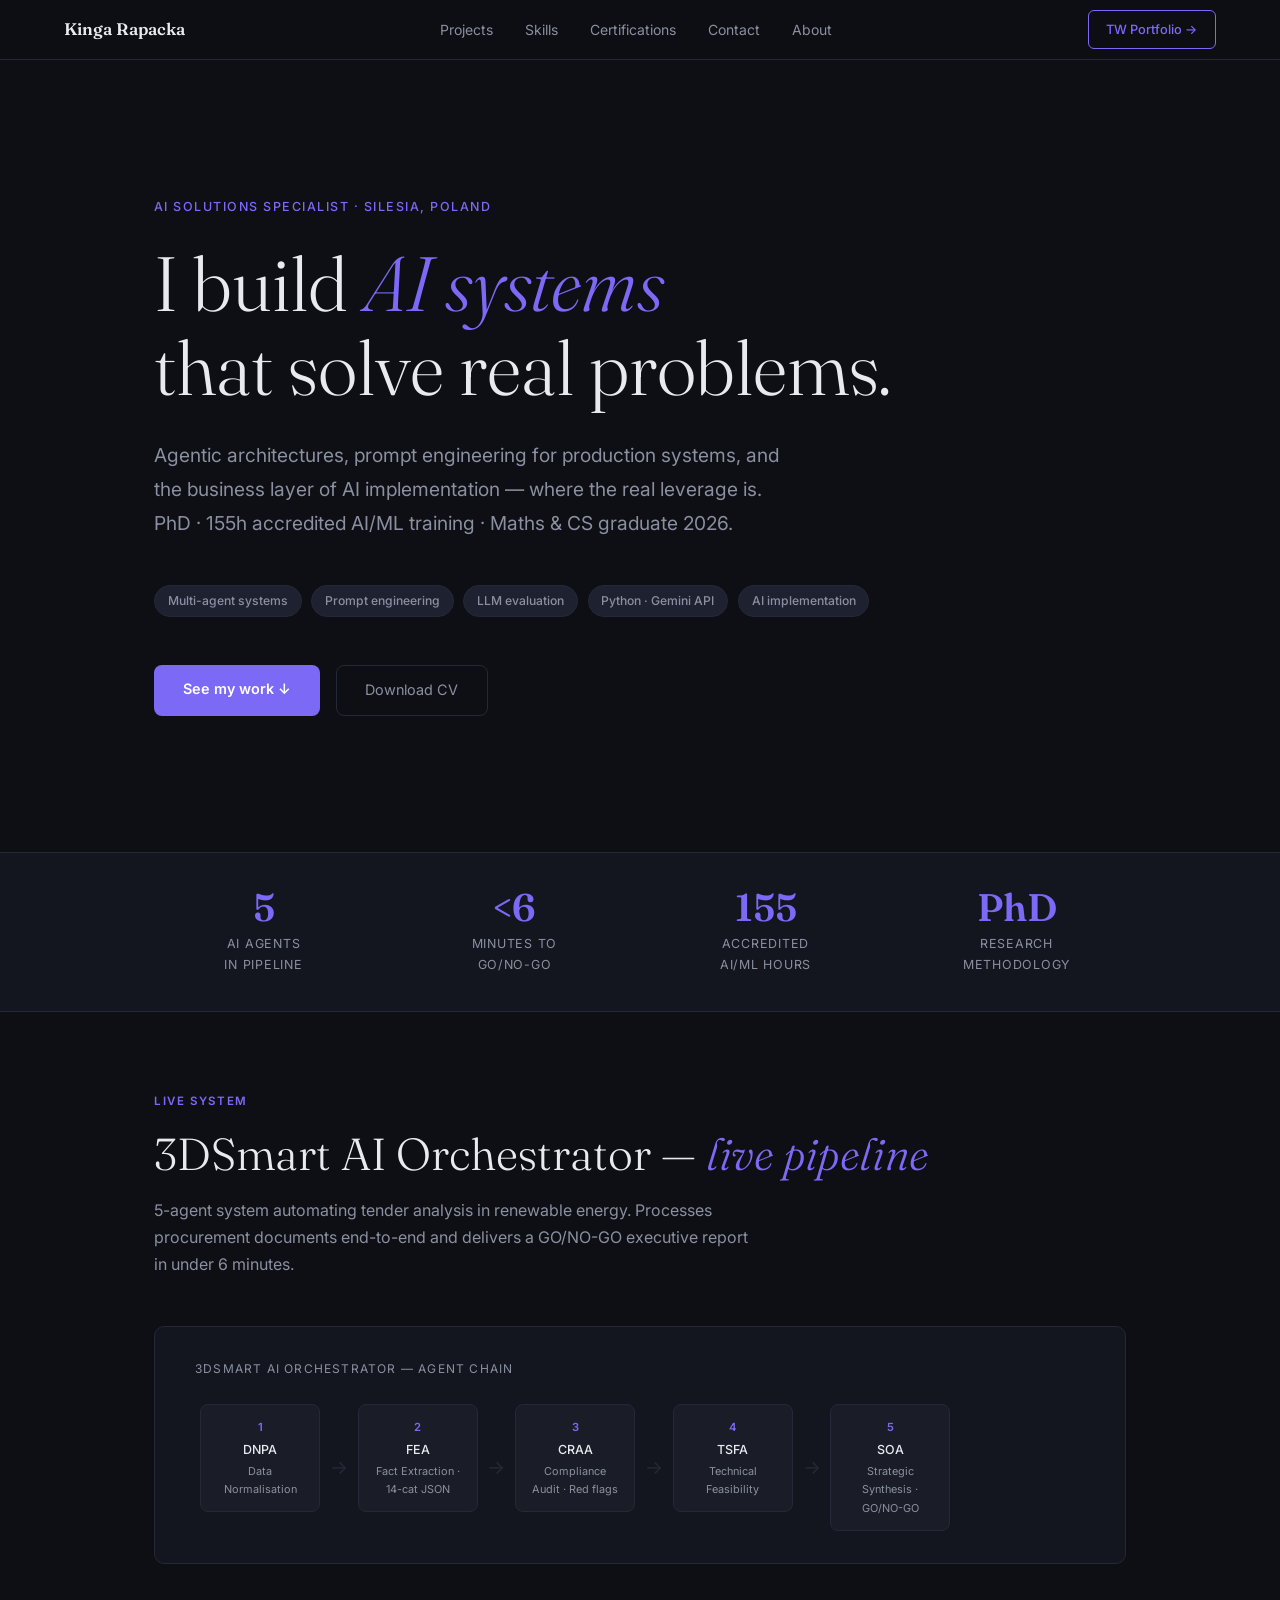
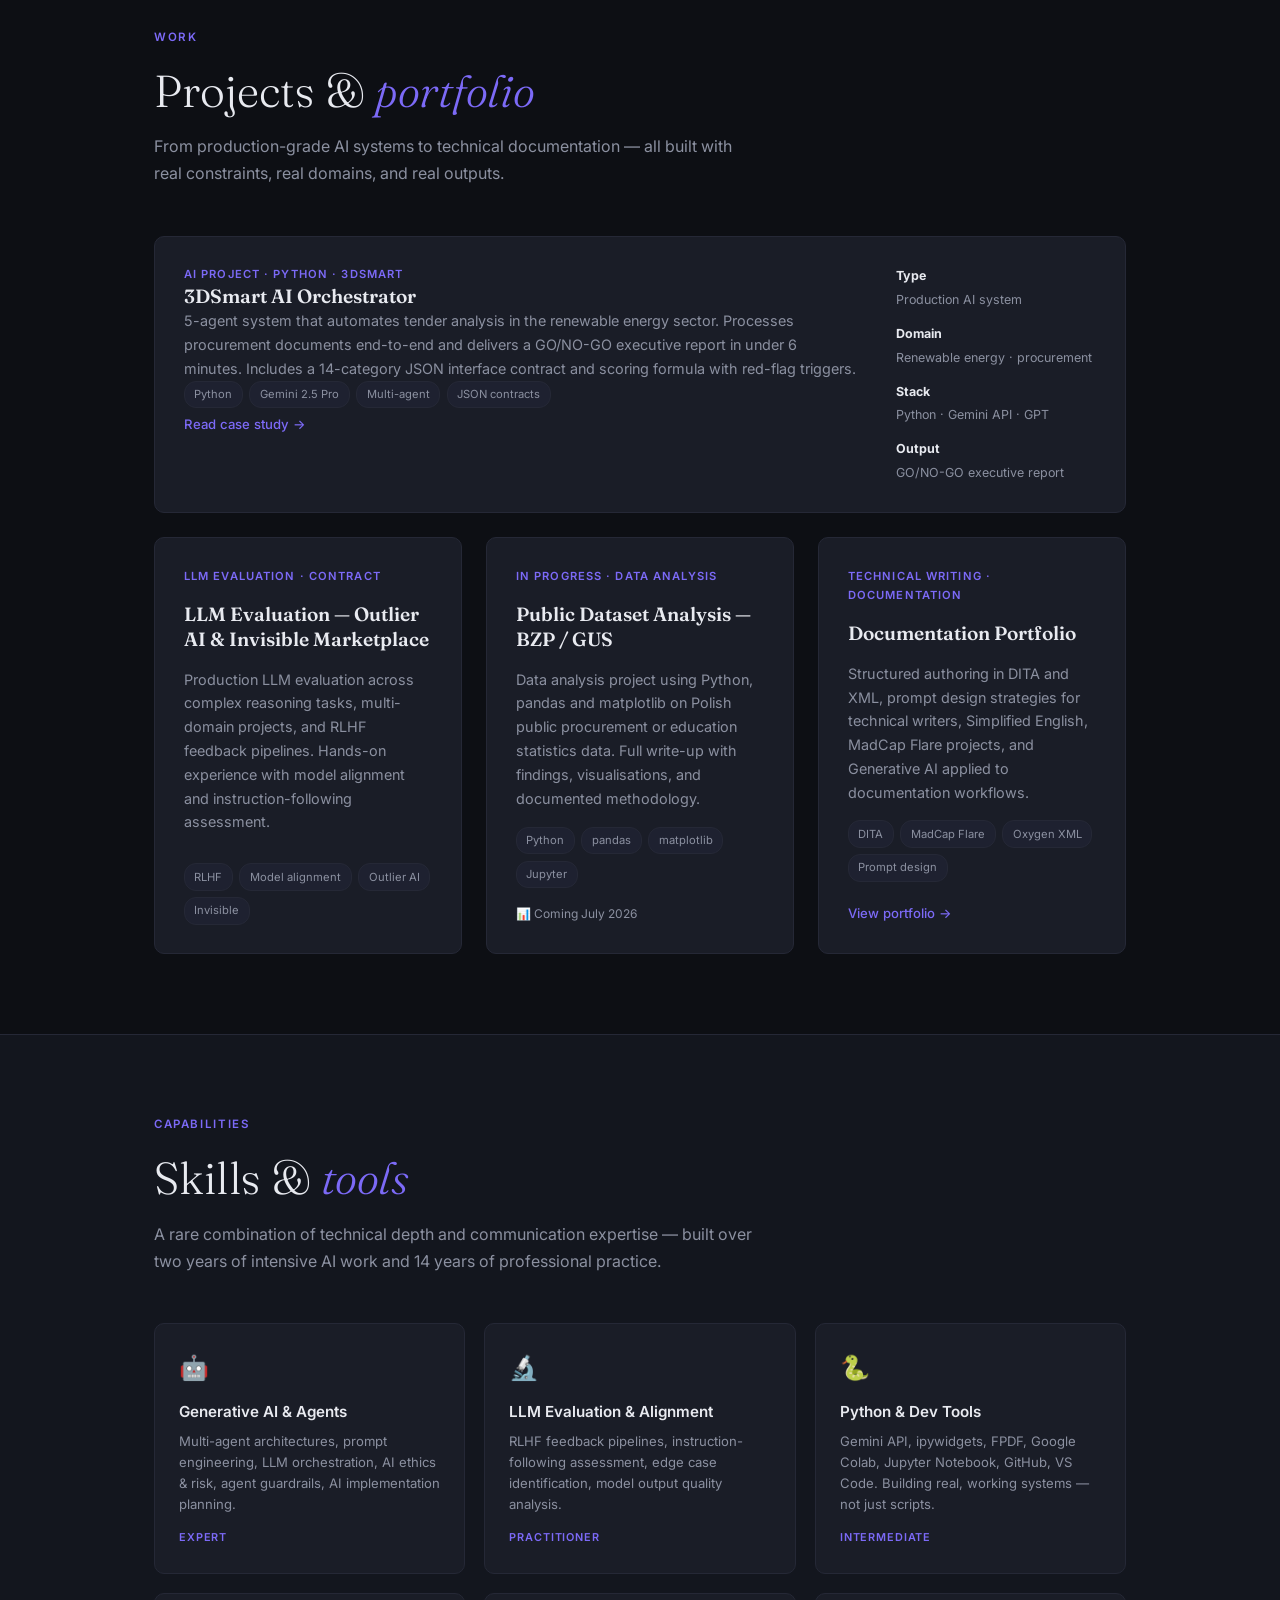
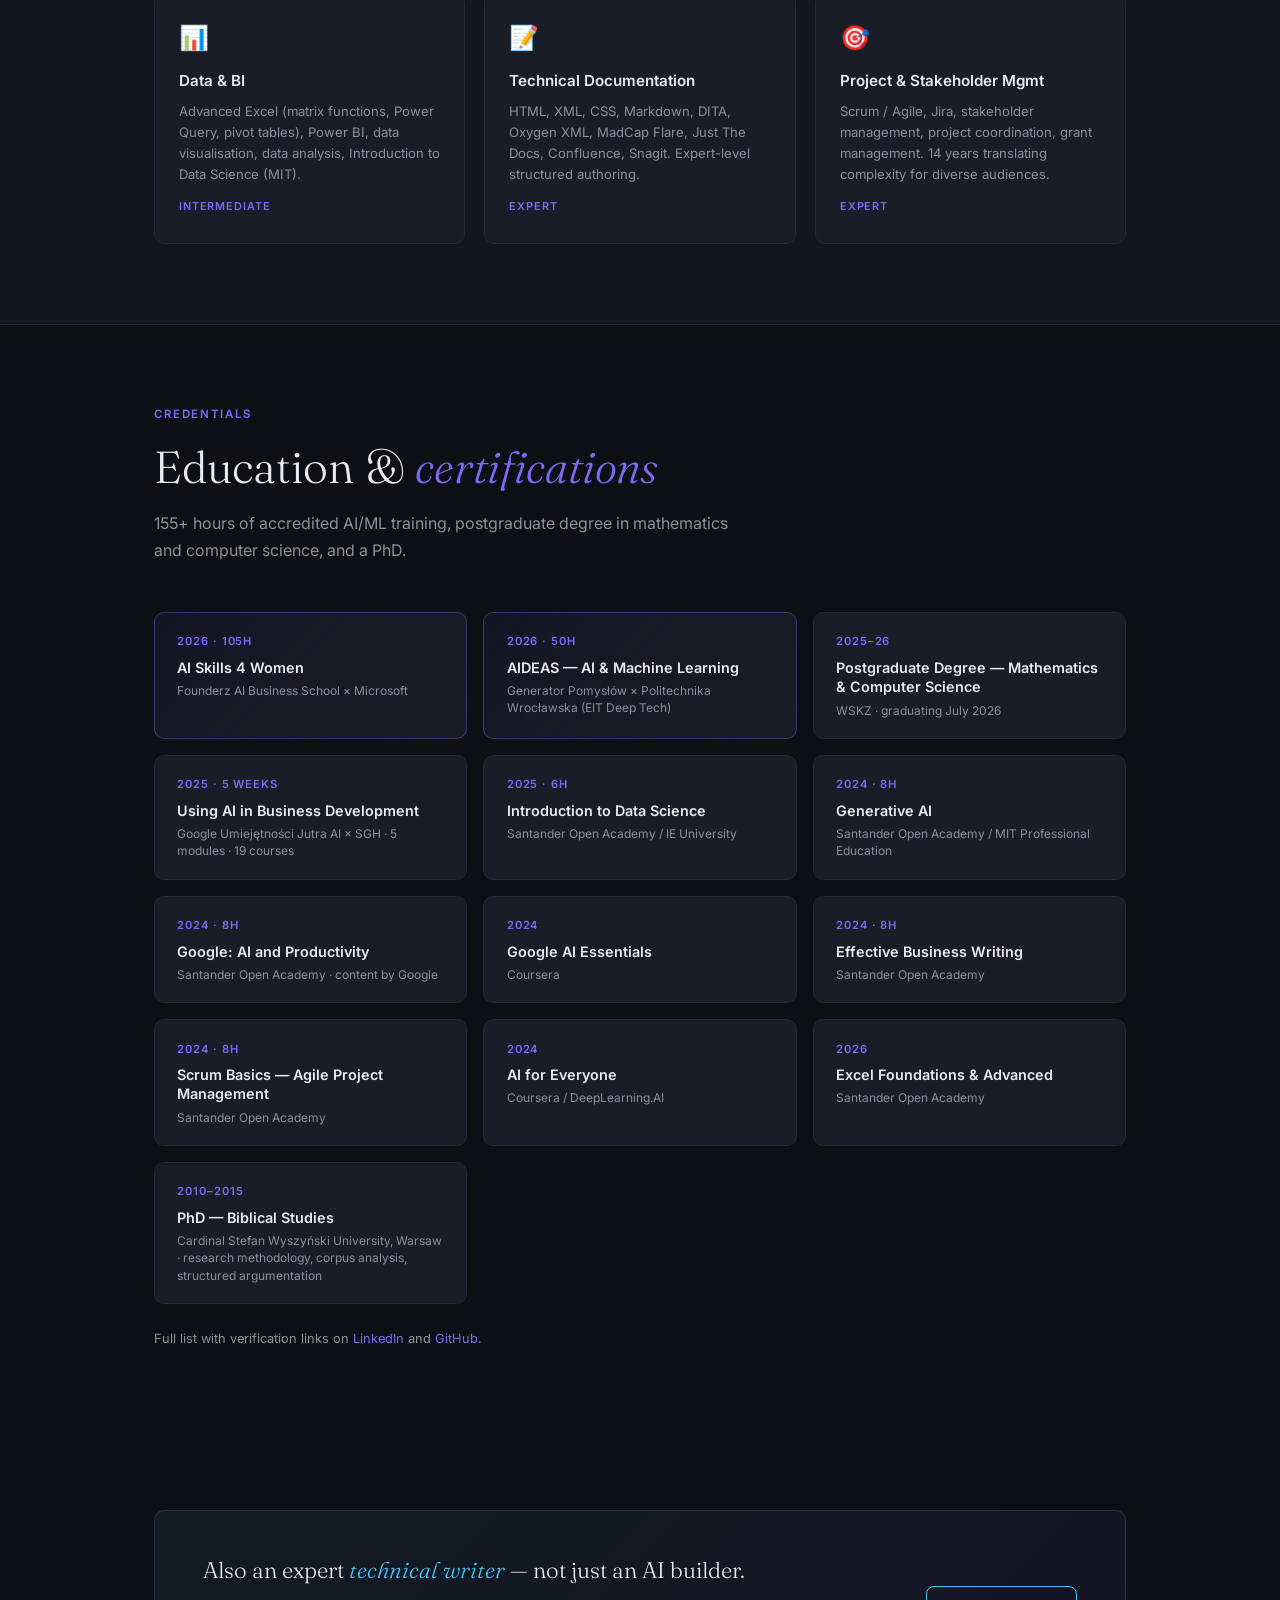
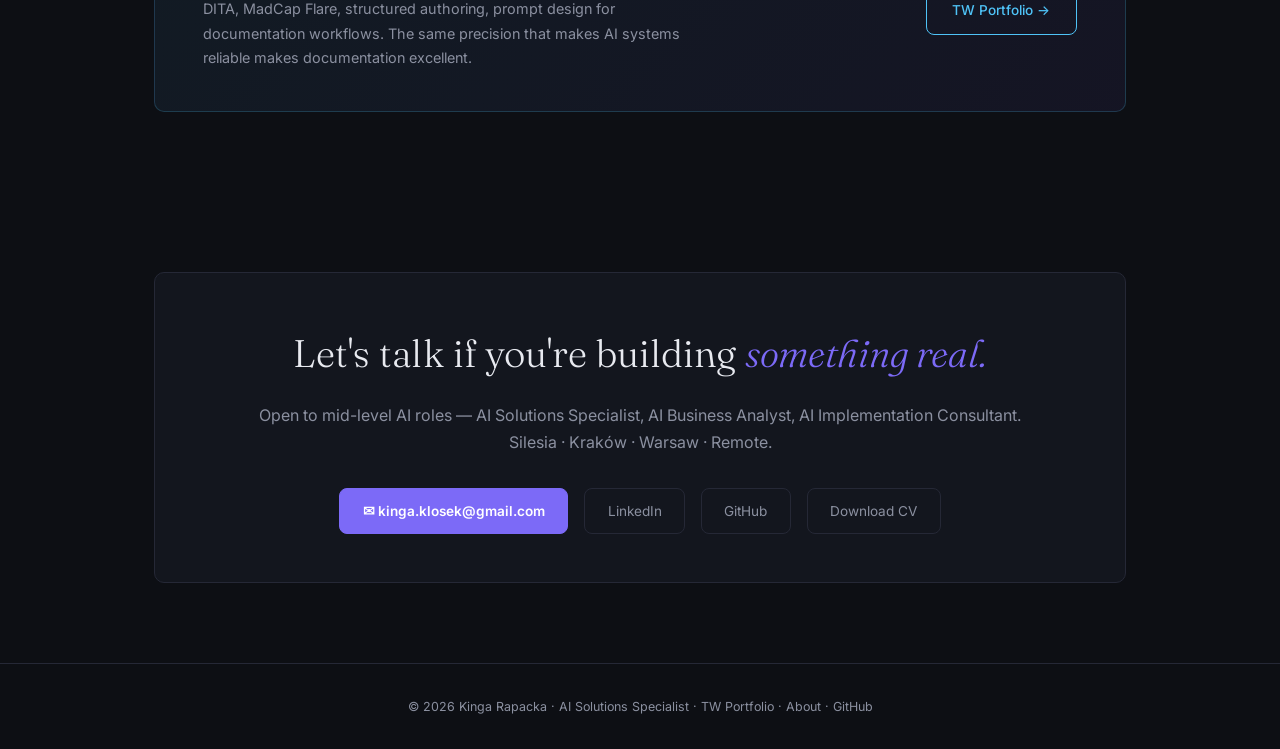
<file: ai-portfolio-index-updated.html>
<!DOCTYPE html>
<html lang="en">
<head>
  <meta charset="UTF-8" />
  <meta name="viewport" content="width=device-width, initial-scale=1.0" />
  <meta name="description" content="Kinga Rapacka — AI Solutions Specialist. Multi-agent AI systems, prompt engineering, LLM evaluation. Based in Silesia, Poland." />
  <title>Kinga Rapacka — AI Solutions Specialist</title>
  <link rel="preconnect" href="https://fonts.googleapis.com" />
  <link rel="preconnect" href="https://fonts.gstatic.com" crossorigin />
  <link href="https://fonts.googleapis.com/css2?family=Inter:wght@300;400;500;600&family=Fraunces:ital,wght@0,300;0,600;1,300;1,600&display=swap" rel="stylesheet" />
  <style>
    :root {
      --bg: #0d0f14; --bg-mid: #13161e; --bg-card: #1a1d27; --border: #252836;
      --accent: #7c6af7; --accent-2: #4fc3f7; --text: #e8eaf0; --muted: #8b90a0;
      --tag-bg: #1e2130; --radius: 10px;
      --ff-display: 'Fraunces', serif; --ff-body: 'Inter', sans-serif;
    }
    *, *::before, *::after { box-sizing: border-box; margin: 0; padding: 0; }
    html { scroll-behavior: smooth; }
    body { background: var(--bg); color: var(--text); font-family: var(--ff-body); font-size: 16px; line-height: 1.7; -webkit-font-smoothing: antialiased; }
    a { color: inherit; text-decoration: none; }

    nav { position: sticky; top: 0; z-index: 100; display: flex; align-items: center; justify-content: space-between; padding: 0 clamp(1.5rem,5vw,4rem); height: 60px; background: rgba(13,15,20,.85); backdrop-filter: blur(12px); border-bottom: 1px solid var(--border); }
    .nav-logo { font-family: var(--ff-display); font-weight: 600; font-size: 1.05rem; }
    .nav-links { display: flex; gap: 2rem; list-style: none; }
    .nav-links a { font-size: .875rem; color: var(--muted); transition: color .2s; }
    .nav-links a:hover { color: var(--text); }
    .nav-cta { font-size: .8rem; font-weight: 500; padding: .45rem 1.1rem; border: 1px solid var(--accent); border-radius: 6px; color: var(--accent); transition: background .2s, color .2s; }
    .nav-cta:hover { background: var(--accent); color: #fff; }

    .hero { min-height: 88vh; display: flex; flex-direction: column; justify-content: center; padding: clamp(4rem,10vw,8rem) clamp(1.5rem,5vw,4rem); max-width: 1100px; margin: 0 auto; }
    .hero-eyebrow { font-size: .78rem; font-weight: 500; letter-spacing: .12em; text-transform: uppercase; color: var(--accent); margin-bottom: 1.5rem; }
    .hero h1 { font-family: var(--ff-display); font-size: clamp(2.6rem,6vw,5rem); font-weight: 300; line-height: 1.1; margin-bottom: 1.8rem; }
    .hero h1 em { font-style: italic; color: var(--accent); }
    .hero-sub { font-size: clamp(1rem,2vw,1.2rem); color: var(--muted); max-width: 640px; margin-bottom: 2.8rem; line-height: 1.75; }
    .hero-tags { display: flex; flex-wrap: wrap; gap: .6rem; margin-bottom: 3rem; }
    .tag { font-size: .76rem; font-weight: 500; padding: .3rem .8rem; border-radius: 20px; background: var(--tag-bg); border: 1px solid var(--border); color: var(--muted); }
    .hero-btns { display: flex; gap: 1rem; flex-wrap: wrap; }
    .btn-primary { padding: .75rem 1.8rem; background: var(--accent); color: #fff; border-radius: 8px; font-weight: 600; font-size: .9rem; transition: opacity .2s; }
    .btn-primary:hover { opacity: .88; }
    .btn-ghost { padding: .75rem 1.8rem; border: 1px solid var(--border); border-radius: 8px; font-size: .9rem; color: var(--muted); transition: border-color .2s, color .2s; }
    .btn-ghost:hover { border-color: var(--text); color: var(--text); }

    .full-bleed-divider { background: var(--bg-mid); border-top: 1px solid var(--border); border-bottom: 1px solid var(--border); }
    .stats-inner { max-width: 1100px; margin: 0 auto; padding: 2.2rem clamp(1.5rem,5vw,4rem); display: grid; grid-template-columns: repeat(auto-fit,minmax(160px,1fr)); gap: 2rem; }
    .stat-item { text-align: center; }
    .stat-num { font-family: var(--ff-display); font-size: 2.4rem; font-weight: 600; color: var(--accent); line-height: 1; }
    .stat-label { font-size: .78rem; color: var(--muted); margin-top: .4rem; text-transform: uppercase; letter-spacing: .06em; }

    section { max-width: 1100px; margin: 0 auto; padding: 5rem clamp(1.5rem,5vw,4rem); }
    .section-label { font-size: .72rem; font-weight: 600; letter-spacing: .14em; text-transform: uppercase; color: var(--accent); margin-bottom: 1rem; }
    .section-title { font-family: var(--ff-display); font-size: clamp(1.8rem,3.5vw,2.8rem); font-weight: 300; line-height: 1.2; margin-bottom: 1rem; }
    .section-title em { font-style: italic; color: var(--accent); }
    .section-sub { color: var(--muted); max-width: 600px; margin-bottom: 3rem; font-size: 1rem; }

    /* Pipeline */
    .pipeline { background: var(--bg-mid); border: 1px solid var(--border); border-radius: var(--radius); padding: 2rem 2.5rem; margin-bottom: 4rem; overflow-x: auto; }
    .pipeline-title { font-size: .75rem; letter-spacing: .1em; text-transform: uppercase; color: var(--muted); margin-bottom: 1.5rem; }
    .pipeline-steps { display: flex; align-items: stretch; gap: 0; min-width: max-content; }
    .pl-step { display: flex; flex-direction: column; align-items: center; min-width: 130px; }
    .pl-box { background: var(--bg-card); border: 1px solid var(--border); border-radius: 8px; padding: .8rem 1rem; text-align: center; width: 120px; }
    .pl-num { font-size: .7rem; color: var(--accent); font-weight: 600; margin-bottom: .3rem; }
    .pl-name { font-size: .78rem; font-weight: 500; color: var(--text); line-height: 1.3; }
    .pl-sub { font-size: .68rem; color: var(--muted); margin-top: .25rem; }
    .pl-arrow { display: flex; align-items: center; padding: 0 .3rem; color: var(--border); font-size: 1.2rem; align-self: center; }

    /* Projects */
    .projects-grid { display: grid; grid-template-columns: repeat(auto-fill,minmax(300px,1fr)); gap: 1.5rem; }
    .project-card { background: var(--bg-card); border: 1px solid var(--border); border-radius: var(--radius); padding: 1.8rem; display: flex; flex-direction: column; gap: 1rem; transition: border-color .25s, transform .25s; }
    .project-card:hover { border-color: var(--accent); transform: translateY(-3px); }
    .card-eyebrow { font-size: .7rem; font-weight: 600; letter-spacing: .1em; text-transform: uppercase; color: var(--accent); }
    .card-title { font-family: var(--ff-display); font-size: 1.2rem; font-weight: 600; line-height: 1.3; }
    .card-desc { font-size: .9rem; color: var(--muted); line-height: 1.65; flex: 1; }
    .card-tags { display: flex; flex-wrap: wrap; gap: .4rem; }
    .card-tag { font-size: .7rem; padding: .2rem .6rem; background: var(--tag-bg); border: 1px solid var(--border); border-radius: 12px; color: var(--muted); }
    .card-link { font-size: .82rem; font-weight: 500; color: var(--accent); display: inline-flex; align-items: center; gap: .3rem; margin-top: .3rem; transition: gap .2s; }
    .card-link:hover { gap: .6rem; }
    .project-card.featured { grid-column: 1/-1; flex-direction: row; gap: 2.5rem; align-items: flex-start; }
    .featured-content { flex: 1; }
    .featured-meta { min-width: 200px; display: flex; flex-direction: column; gap: .8rem; }
    .meta-item { font-size: .78rem; color: var(--muted); }
    .meta-item strong { display: block; color: var(--text); margin-bottom: .15rem; }

    /* Skills */
    .skills-grid { display: grid; grid-template-columns: repeat(auto-fill,minmax(260px,1fr)); gap: 1.2rem; }
    .skill-card { background: var(--bg-card); border: 1px solid var(--border); border-radius: var(--radius); padding: 1.5rem; }
    .skill-icon { font-size: 1.5rem; margin-bottom: .6rem; }
    .skill-name { font-weight: 600; font-size: .95rem; margin-bottom: .4rem; }
    .skill-desc { font-size: .82rem; color: var(--muted); line-height: 1.6; }
    .skill-level { display: inline-block; margin-top: .8rem; font-size: .68rem; font-weight: 600; letter-spacing: .08em; text-transform: uppercase; color: var(--accent); }

    /* Certifications — FULL GRID */
    .certs-grid { display: grid; grid-template-columns: repeat(auto-fill,minmax(240px,1fr)); gap: 1rem; }
    .cert-card { background: var(--bg-card); border: 1px solid var(--border); border-radius: var(--radius); padding: 1.2rem 1.4rem; transition: border-color .2s; }
    .cert-card:hover { border-color: var(--accent); }
    .cert-card.cert-featured { border-color: rgba(124,106,247,.35); background: linear-gradient(135deg,rgba(124,106,247,.07) 0%,var(--bg-card) 100%); }
    .cert-year { font-size: .7rem; font-weight: 600; letter-spacing: .08em; text-transform: uppercase; color: var(--accent); margin-bottom: .4rem; }
    .cert-name { font-size: .9rem; font-weight: 600; color: var(--text); line-height: 1.35; margin-bottom: .3rem; }
    .cert-issuer { font-size: .75rem; color: var(--muted); line-height: 1.45; }

    /* Contact */
    .contact-box { background: var(--bg-mid); border: 1px solid var(--border); border-radius: var(--radius); padding: 3rem; text-align: center; }
    .contact-box h2 { font-family: var(--ff-display); font-size: clamp(1.6rem,3vw,2.4rem); font-weight: 300; margin-bottom: 1rem; }
    .contact-box h2 em { font-style: italic; color: var(--accent); }
    .contact-box p { color: var(--muted); margin-bottom: 2rem; font-size: 1rem; }
    .contact-links { display: flex; justify-content: center; flex-wrap: wrap; gap: 1rem; }
    .contact-link { padding: .65rem 1.4rem; border: 1px solid var(--border); border-radius: 8px; font-size: .85rem; color: var(--muted); transition: border-color .2s, color .2s; }
    .contact-link:hover { border-color: var(--accent); color: var(--accent); }
    .contact-link.primary { background: var(--accent); border-color: var(--accent); color: #fff; font-weight: 600; }
    .contact-link.primary:hover { opacity: .88; color: #fff; }

    /* TW Bridge */
    .bridge { background: linear-gradient(135deg,rgba(79,195,247,.07) 0%,rgba(124,106,247,.07) 100%); border: 1px solid rgba(79,195,247,.2); border-radius: var(--radius); padding: 2.5rem 3rem; display: flex; align-items: center; justify-content: space-between; gap: 2rem; flex-wrap: wrap; }
    .bridge-text h3 { font-family: var(--ff-display); font-size: 1.4rem; font-weight: 300; margin-bottom: .5rem; }
    .bridge-text h3 em { font-style: italic; color: var(--accent-2); }
    .bridge-text p { font-size: .9rem; color: var(--muted); max-width: 480px; }
    .bridge-btn { padding: .75rem 1.6rem; border: 1px solid var(--accent-2); border-radius: 8px; color: var(--accent-2); font-size: .85rem; font-weight: 500; white-space: nowrap; transition: background .2s, color .2s; }
    .bridge-btn:hover { background: var(--accent-2); color: var(--bg); }

    footer { border-top: 1px solid var(--border); text-align: center; padding: 2rem; font-size: .78rem; color: var(--muted); }
    footer a { color: var(--muted); }
    footer a:hover { color: var(--text); }

    .reveal { opacity: 0; transform: translateY(22px); transition: opacity .55s ease, transform .55s ease; }
    .reveal.visible { opacity: 1; transform: none; }

    @media (max-width: 768px) {
      .nav-links { display: none; }
      .project-card.featured { flex-direction: column; }
      .featured-meta { min-width: auto; flex-direction: row; flex-wrap: wrap; }
      .bridge { flex-direction: column; text-align: center; }
    }
  </style>
</head>
<body>

<nav>
  <span class="nav-logo">Kinga Rapacka</span>
  <ul class="nav-links">
    <li><a href="#projects">Projects</a></li>
    <li><a href="#skills">Skills</a></li>
    <li><a href="#certifications">Certifications</a></li>
    <li><a href="#contact">Contact</a></li>
    <li><a href="about.html">About</a></li>
  </ul>
  <a class="nav-cta" href="https://kinrap.github.io/KingaRapackaPortfolio/">TW Portfolio →</a>
</nav>

<!-- HERO -->
<div class="hero">
  <p class="hero-eyebrow">AI Solutions Specialist · Silesia, Poland</p>
  <h1>I build <em>AI systems</em><br>that solve real problems.</h1>
  <p class="hero-sub">Agentic architectures, prompt engineering for production systems, and the business layer of AI implementation — where the real leverage is. PhD · 155h accredited AI/ML training · Maths &amp; CS graduate 2026.</p>
  <div class="hero-tags">
    <span class="tag">Multi-agent systems</span>
    <span class="tag">Prompt engineering</span>
    <span class="tag">LLM evaluation</span>
    <span class="tag">Python · Gemini API</span>
    <span class="tag">AI implementation</span>
  </div>
  <div class="hero-btns">
    <a class="btn-primary" href="#projects">See my work ↓</a>
    <a class="btn-ghost" href="assets/Kinga_Rapacka_CV.pdf" target="_blank">Download CV</a>
  </div>
</div>

<!-- STATS -->
<div class="full-bleed-divider">
  <div class="stats-inner">
    <div class="stat-item"><div class="stat-num">5</div><div class="stat-label">AI agents<br>in pipeline</div></div>
    <div class="stat-item"><div class="stat-num">&lt;6</div><div class="stat-label">minutes to<br>GO/NO-GO</div></div>
    <div class="stat-item"><div class="stat-num">155</div><div class="stat-label">accredited<br>AI/ML hours</div></div>
    <div class="stat-item"><div class="stat-num">PhD</div><div class="stat-label">research<br>methodology</div></div>
  </div>
</div>

<!-- PIPELINE -->
<section>
  <p class="section-label">Live system</p>
  <h2 class="section-title">3DSmart AI Orchestrator — <em>live pipeline</em></h2>
  <p class="section-sub">5-agent system automating tender analysis in renewable energy. Processes procurement documents end-to-end and delivers a GO/NO-GO executive report in under 6 minutes.</p>

  <div class="pipeline">
    <div class="pipeline-title">3DSmart AI Orchestrator — agent chain</div>
    <div class="pipeline-steps">
      <div class="pl-step"><div class="pl-box"><div class="pl-num">1</div><div class="pl-name">DNPA</div><div class="pl-sub">Data Normalisation</div></div></div>
      <div class="pl-arrow">→</div>
      <div class="pl-step"><div class="pl-box"><div class="pl-num">2</div><div class="pl-name">FEA</div><div class="pl-sub">Fact Extraction · 14-cat JSON</div></div></div>
      <div class="pl-arrow">→</div>
      <div class="pl-step"><div class="pl-box"><div class="pl-num">3</div><div class="pl-name">CRAA</div><div class="pl-sub">Compliance Audit · Red flags</div></div></div>
      <div class="pl-arrow">→</div>
      <div class="pl-step"><div class="pl-box"><div class="pl-num">4</div><div class="pl-name">TSFA</div><div class="pl-sub">Technical Feasibility</div></div></div>
      <div class="pl-arrow">→</div>
      <div class="pl-step"><div class="pl-box"><div class="pl-num">5</div><div class="pl-name">SOA</div><div class="pl-sub">Strategic Synthesis · GO/NO-GO</div></div></div>
    </div>
  </div>

  <!-- PROJECTS -->
  <p class="section-label" id="projects">Work</p>
  <h2 class="section-title">Projects &amp; <em>portfolio</em></h2>
  <p class="section-sub">From production-grade AI systems to technical documentation — all built with real constraints, real domains, and real outputs.</p>

  <div class="projects-grid">
    <div class="project-card featured reveal">
      <div class="featured-content">
        <p class="card-eyebrow">AI Project · Python · 3DSmart</p>
        <h3 class="card-title">3DSmart AI Orchestrator</h3>
        <p class="card-desc">5-agent system that automates tender analysis in the renewable energy sector. Processes procurement documents end-to-end and delivers a GO/NO-GO executive report in under 6 minutes. Includes a 14-category JSON interface contract and scoring formula with red-flag triggers.</p>
        <div class="card-tags"><span class="card-tag">Python</span><span class="card-tag">Gemini 2.5 Pro</span><span class="card-tag">Multi-agent</span><span class="card-tag">JSON contracts</span></div>
        <a class="card-link" href="projects/3dsmart.html">Read case study →</a>
      </div>
      <div class="featured-meta">
        <div class="meta-item"><strong>Type</strong>Production AI system</div>
        <div class="meta-item"><strong>Domain</strong>Renewable energy · procurement</div>
        <div class="meta-item"><strong>Stack</strong>Python · Gemini API · GPT</div>
        <div class="meta-item"><strong>Output</strong>GO/NO-GO executive report</div>
      </div>
    </div>

    <div class="project-card reveal">
      <p class="card-eyebrow">LLM Evaluation · Contract</p>
      <h3 class="card-title">LLM Evaluation — Outlier AI &amp; Invisible Marketplace</h3>
      <p class="card-desc">Production LLM evaluation across complex reasoning tasks, multi-domain projects, and RLHF feedback pipelines. Hands-on experience with model alignment and instruction-following assessment.</p>
      <div class="card-tags"><span class="card-tag">RLHF</span><span class="card-tag">Model alignment</span><span class="card-tag">Outlier AI</span><span class="card-tag">Invisible</span></div>
    </div>

    <div class="project-card reveal">
      <p class="card-eyebrow">In progress · Data Analysis</p>
      <h3 class="card-title">Public Dataset Analysis — BZP / GUS</h3>
      <p class="card-desc">Data analysis project using Python, pandas and matplotlib on Polish public procurement or education statistics data. Full write-up with findings, visualisations, and documented methodology.</p>
      <div class="card-tags"><span class="card-tag">Python</span><span class="card-tag">pandas</span><span class="card-tag">matplotlib</span><span class="card-tag">Jupyter</span></div>
      <span style="font-size:.75rem;color:var(--muted);">📊 Coming July 2026</span>
    </div>

    <div class="project-card reveal">
      <p class="card-eyebrow">Technical Writing · Documentation</p>
      <h3 class="card-title">Documentation Portfolio</h3>
      <p class="card-desc">Structured authoring in DITA and XML, prompt design strategies for technical writers, Simplified English, MadCap Flare projects, and Generative AI applied to documentation workflows.</p>
      <div class="card-tags"><span class="card-tag">DITA</span><span class="card-tag">MadCap Flare</span><span class="card-tag">Oxygen XML</span><span class="card-tag">Prompt design</span></div>
      <a class="card-link" href="projects/tech-writing.html">View portfolio →</a>
    </div>
  </div>
</section>

<!-- SKILLS -->
<div class="full-bleed-divider">
<section id="skills">
  <p class="section-label">Capabilities</p>
  <h2 class="section-title">Skills &amp; <em>tools</em></h2>
  <p class="section-sub">A rare combination of technical depth and communication expertise — built over two years of intensive AI work and 14 years of professional practice.</p>
  <div class="skills-grid">
    <div class="skill-card"><div class="skill-icon">🤖</div><div class="skill-name">Generative AI &amp; Agents</div><div class="skill-desc">Multi-agent architectures, prompt engineering, LLM orchestration, AI ethics &amp; risk, agent guardrails, AI implementation planning.</div><span class="skill-level">Expert</span></div>
    <div class="skill-card"><div class="skill-icon">🔬</div><div class="skill-name">LLM Evaluation &amp; Alignment</div><div class="skill-desc">RLHF feedback pipelines, instruction-following assessment, edge case identification, model output quality analysis.</div><span class="skill-level">Practitioner</span></div>
    <div class="skill-card"><div class="skill-icon">🐍</div><div class="skill-name">Python &amp; Dev Tools</div><div class="skill-desc">Gemini API, ipywidgets, FPDF, Google Colab, Jupyter Notebook, GitHub, VS Code. Building real, working systems — not just scripts.</div><span class="skill-level">Intermediate</span></div>
    <div class="skill-card"><div class="skill-icon">📊</div><div class="skill-name">Data &amp; BI</div><div class="skill-desc">Advanced Excel (matrix functions, Power Query, pivot tables), Power BI, data visualisation, data analysis, Introduction to Data Science (MIT).</div><span class="skill-level">Intermediate</span></div>
    <div class="skill-card"><div class="skill-icon">📝</div><div class="skill-name">Technical Documentation</div><div class="skill-desc">HTML, XML, CSS, Markdown, DITA, Oxygen XML, MadCap Flare, Just The Docs, Confluence, Snagit. Expert-level structured authoring.</div><span class="skill-level">Expert</span></div>
    <div class="skill-card"><div class="skill-icon">🎯</div><div class="skill-name">Project &amp; Stakeholder Mgmt</div><div class="skill-desc">Scrum / Agile, Jira, stakeholder management, project coordination, grant management. 14 years translating complexity for diverse audiences.</div><span class="skill-level">Expert</span></div>
  </div>
</section>
</div>

<!-- CERTIFICATIONS — FULL LIST -->
<section id="certifications">
  <p class="section-label">Credentials</p>
  <h2 class="section-title">Education &amp; <em>certifications</em></h2>
  <p class="section-sub">155+ hours of accredited AI/ML training, postgraduate degree in mathematics and computer science, and a PhD.</p>

  <div class="certs-grid">

    <div class="cert-card cert-featured">
      <div class="cert-year">2026 · 105h</div>
      <div class="cert-name">AI Skills 4 Women</div>
      <div class="cert-issuer">Founderz AI Business School × Microsoft</div>
    </div>

    <div class="cert-card cert-featured">
      <div class="cert-year">2026 · 50h</div>
      <div class="cert-name">AIDEAS — AI &amp; Machine Learning</div>
      <div class="cert-issuer">Generator Pomysłów × Politechnika Wrocławska (EIT Deep Tech)</div>
    </div>

    <div class="cert-card">
      <div class="cert-year">2025–26</div>
      <div class="cert-name">Postgraduate Degree — Mathematics &amp; Computer Science</div>
      <div class="cert-issuer">WSKZ · graduating July 2026</div>
    </div>

    <div class="cert-card">
      <div class="cert-year">2025 · 5 weeks</div>
      <div class="cert-name">Using AI in Business Development</div>
      <div class="cert-issuer">Google Umiejętności Jutra AI × SGH · 5 modules · 19 courses</div>
    </div>

    <div class="cert-card">
      <div class="cert-year">2025 · 6h</div>
      <div class="cert-name">Introduction to Data Science</div>
      <div class="cert-issuer">Santander Open Academy / IE University</div>
    </div>

    <div class="cert-card">
      <div class="cert-year">2024 · 8h</div>
      <div class="cert-name">Generative AI</div>
      <div class="cert-issuer">Santander Open Academy / MIT Professional Education</div>
    </div>

    <div class="cert-card">
      <div class="cert-year">2024 · 8h</div>
      <div class="cert-name">Google: AI and Productivity</div>
      <div class="cert-issuer">Santander Open Academy · content by Google</div>
    </div>

    <div class="cert-card">
      <div class="cert-year">2024</div>
      <div class="cert-name">Google AI Essentials</div>
      <div class="cert-issuer">Coursera</div>
    </div>

    <div class="cert-card">
      <div class="cert-year">2024 · 8h</div>
      <div class="cert-name">Effective Business Writing</div>
      <div class="cert-issuer">Santander Open Academy</div>
    </div>

    <div class="cert-card">
      <div class="cert-year">2024 · 8h</div>
      <div class="cert-name">Scrum Basics — Agile Project Management</div>
      <div class="cert-issuer">Santander Open Academy</div>
    </div>

    <div class="cert-card">
      <div class="cert-year">2024</div>
      <div class="cert-name">AI for Everyone</div>
      <div class="cert-issuer">Coursera / DeepLearning.AI</div>
    </div>

    <div class="cert-card">
      <div class="cert-year">2026</div>
      <div class="cert-name">Excel Foundations &amp; Advanced</div>
      <div class="cert-issuer">Santander Open Academy</div>
    </div>

    <div class="cert-card">
      <div class="cert-year">2010–2015</div>
      <div class="cert-name">PhD — Biblical Studies</div>
      <div class="cert-issuer">Cardinal Stefan Wyszyński University, Warsaw · research methodology, corpus analysis, structured argumentation</div>
    </div>

  </div>

  <p style="margin-top:1.5rem;font-size:.8rem;color:var(--muted);">
    Full list with verification links on <a href="https://www.linkedin.com/in/kinga-rapacka-29315a2a3" style="color:var(--accent);">LinkedIn</a> and <a href="https://github.com/KinRap" style="color:var(--accent);">GitHub</a>.
  </p>
</section>

<!-- TW BRIDGE -->
<section>
  <div class="bridge reveal">
    <div class="bridge-text">
      <h3>Also an expert <em>technical writer</em> — not just an AI builder.</h3>
      <p>DITA, MadCap Flare, structured authoring, prompt design for documentation workflows. The same precision that makes AI systems reliable makes documentation excellent.</p>
    </div>
    <a class="bridge-btn" href="https://kinrap.github.io/KingaRapackaPortfolio/">TW Portfolio →</a>
  </div>
</section>

<!-- CONTACT -->
<section id="contact">
  <div class="contact-box reveal">
    <h2>Let's talk if you're building <em>something real.</em></h2>
    <p>Open to mid-level AI roles — AI Solutions Specialist, AI Business Analyst, AI Implementation Consultant.<br>Silesia · Kraków · Warsaw · Remote.</p>
    <div class="contact-links">
      <a class="contact-link primary" href="mailto:kinga.klosek@gmail.com">✉ kinga.klosek@gmail.com</a>
      <a class="contact-link" href="https://www.linkedin.com/in/kinga-rapacka-29315a2a3" target="_blank">LinkedIn</a>
      <a class="contact-link" href="https://github.com/KinRap" target="_blank">GitHub</a>
      <a class="contact-link" href="assets/Kinga_Rapacka_CV.pdf" target="_blank">Download CV</a>
    </div>
  </div>
</section>

<footer>
  © 2026 Kinga Rapacka · AI Solutions Specialist ·
  <a href="https://kinrap.github.io/KingaRapackaPortfolio/">TW Portfolio</a> ·
  <a href="about.html">About</a> ·
  <a href="https://github.com/KinRap">GitHub</a>
</footer>

<script>
  const observer = new IntersectionObserver((entries) => {
    entries.forEach(e => { if (e.isIntersecting) { e.target.classList.add('visible'); observer.unobserve(e.target); } });
  }, { threshold: 0.1 });
  document.querySelectorAll('.reveal').forEach(el => observer.observe(el));
</script>
</body>
</html>
</file>
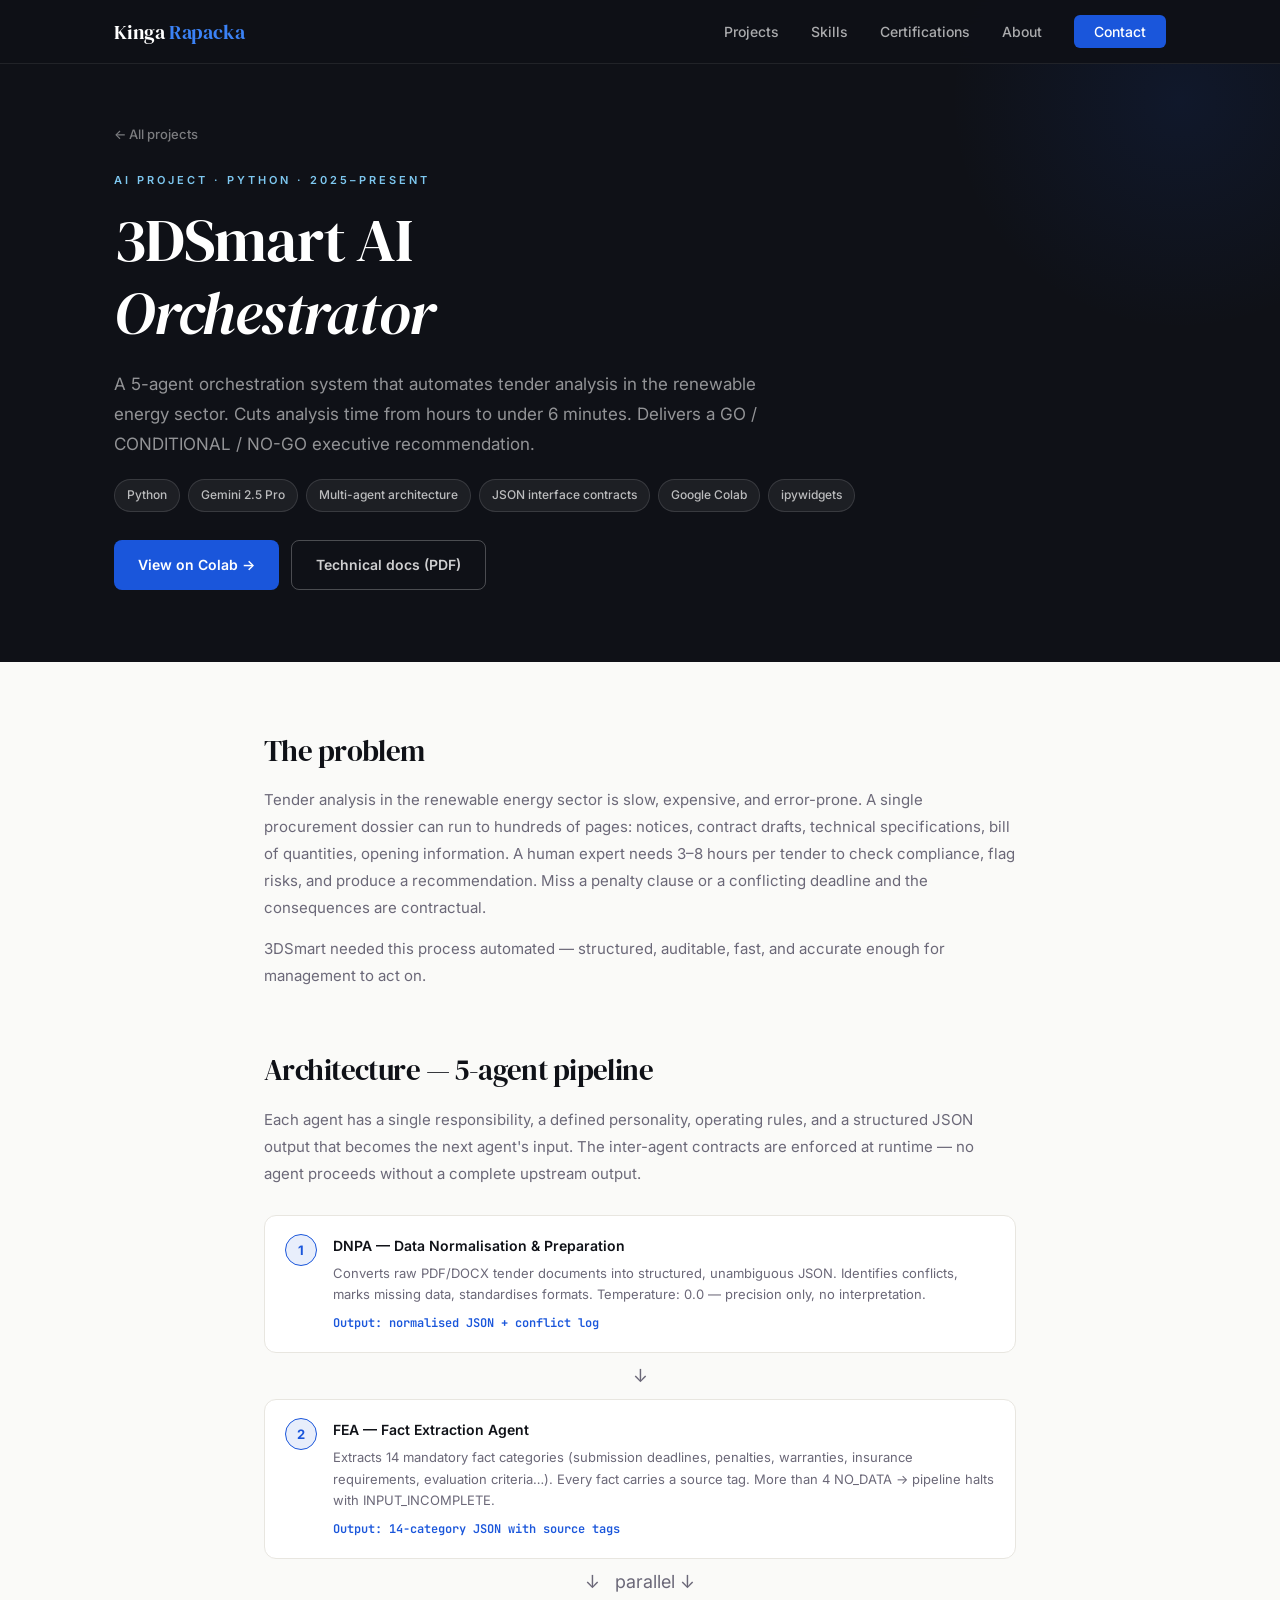
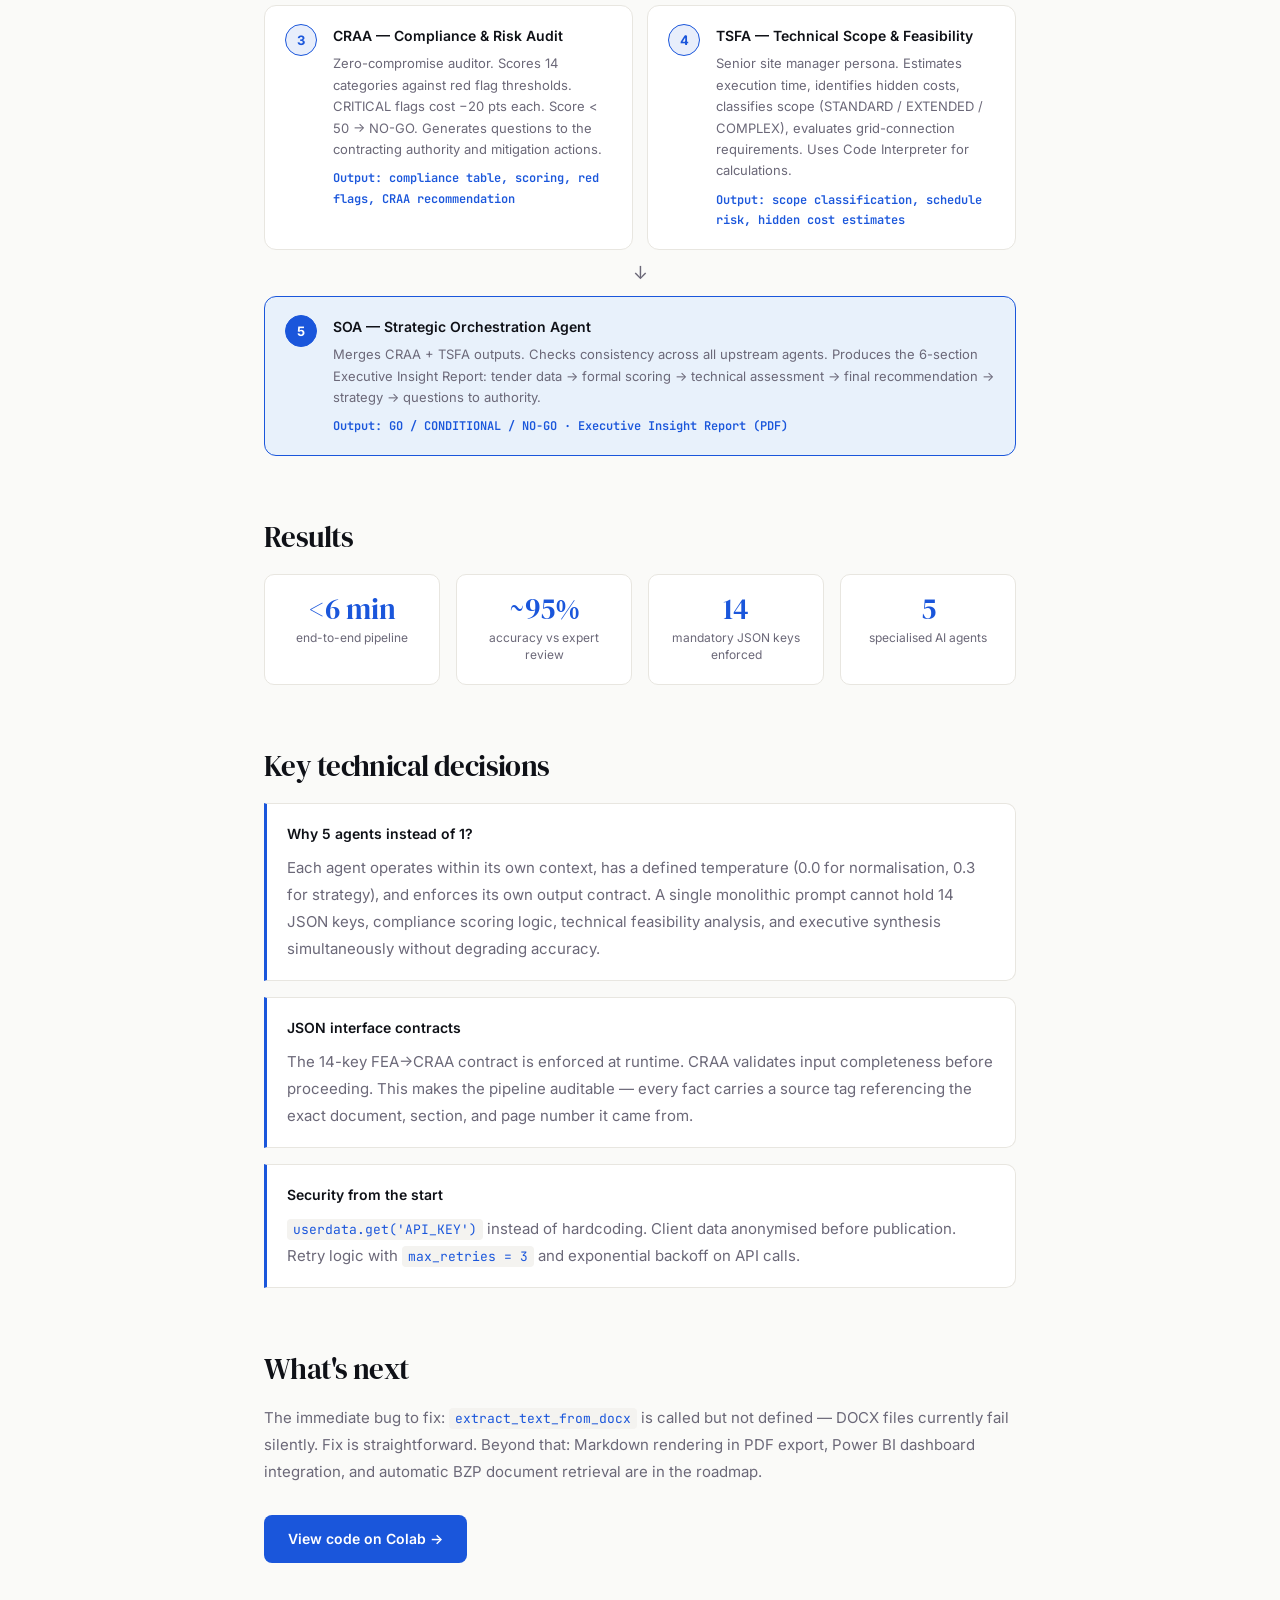
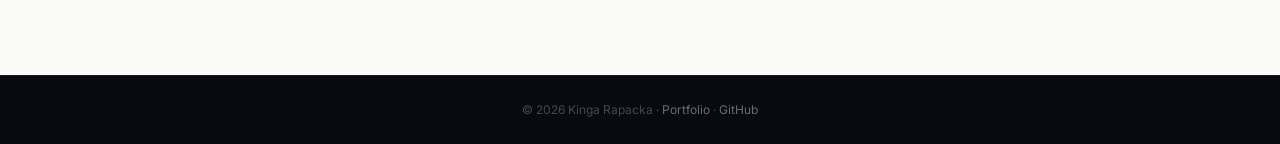
<file: projects/3dsmart.html>
<!DOCTYPE html>
<html lang="en">
<head>
  <meta charset="UTF-8">
  <meta name="viewport" content="width=device-width, initial-scale=1.0">
  <meta name="description" content="3DSmart AI Orchestrator — 5-agent system for automated tender analysis. Built by Kinga Rapacka.">
  <title>3DSmart AI Orchestrator — Kinga Rapacka</title>
  <link rel="preconnect" href="https://fonts.googleapis.com">
  <link rel="preconnect" href="https://fonts.gstatic.com" crossorigin>
  <link href="https://fonts.googleapis.com/css2?family=DM+Serif+Display:ital@0;1&family=Inter:wght@400;500;600&family=JetBrains+Mono:wght@400;600&display=swap" rel="stylesheet">
  <link rel="stylesheet" href="../css/style.css">
  <link rel="stylesheet" href="../css/project.css">
</head>
<body>

  <nav class="nav" role="navigation">
    <div class="nav-inner">
      <a href="../index.html" class="nav-logo">Kinga <span>Rapacka</span></a>
      <ul class="nav-links">
        <li><a href="../index.html#projects">Projects</a></li>
        <li><a href="../index.html#skills">Skills</a></li>
        <li><a href="../index.html#certifications">Certifications</a></li>
        <li><a href="../about.html">About</a></li>
        <li><a href="../index.html#contact" class="nav-cta">Contact</a></li>
      </ul>
      <button class="nav-hamburger" aria-label="Open menu" aria-expanded="false">
        <span></span><span></span><span></span>
      </button>
    </div>
  </nav>

  <!-- Project hero -->
  <header class="proj-hero">
    <div class="proj-hero-inner wrap">
      <a href="../index.html#projects" class="proj-back">← All projects</a>
      <div class="proj-meta">
        <span class="eyebrow light">AI Project · Python · 2025–present</span>
      </div>
      <h1 class="display" style="color:#fff; margin-top:12px; margin-bottom:20px;">
        3DSmart AI<br><em>Orchestrator</em>
      </h1>
      <p class="proj-hero-sub">
        A 5-agent orchestration system that automates tender analysis in the renewable energy sector. Cuts analysis time from hours to under 6 minutes. Delivers a GO / CONDITIONAL / NO-GO executive recommendation.
      </p>
      <div class="proj-hero-tags">
        <span class="hero-tag">Python</span>
        <span class="hero-tag">Gemini 2.5 Pro</span>
        <span class="hero-tag">Multi-agent architecture</span>
        <span class="hero-tag">JSON interface contracts</span>
        <span class="hero-tag">Google Colab</span>
        <span class="hero-tag">ipywidgets</span>
      </div>
      <div style="display:flex; gap:12px; margin-top:28px; flex-wrap:wrap;">
        <a href="https://colab.research.google.com/drive/1q8c1EPH_uRCiGtnpUp2pq_kkeiVtd-7h#scrollTo=r7tPtZkbXqXY" target="_blank" rel="noopener" class="btn btn-primary">View on Colab →</a>
        <a href="../assets/3DSmart_Technical_Documentation.pdf" target="_blank" class="btn btn-outline">Technical docs (PDF)</a>
      </div>
    </div>
  </header>

  <!-- Main content -->
  <main class="proj-body">
    <div class="wrap proj-wrap">

      <!-- Problem -->
      <section class="proj-section reveal">
        <h2>The problem</h2>
        <p>Tender analysis in the renewable energy sector is slow, expensive, and error-prone. A single procurement dossier can run to hundreds of pages: notices, contract drafts, technical specifications, bill of quantities, opening information. A human expert needs 3–8 hours per tender to check compliance, flag risks, and produce a recommendation. Miss a penalty clause or a conflicting deadline and the consequences are contractual.</p>
        <p>3DSmart needed this process automated — structured, auditable, fast, and accurate enough for management to act on.</p>
      </section>

      <!-- Pipeline diagram -->
      <section class="proj-section reveal">
        <h2>Architecture — 5-agent pipeline</h2>
        <p>Each agent has a single responsibility, a defined personality, operating rules, and a structured JSON output that becomes the next agent's input. The inter-agent contracts are enforced at runtime — no agent proceeds without a complete upstream output.</p>

        <div class="pipeline-diagram">
          <div class="pd-step">
            <div class="pd-num">1</div>
            <div class="pd-content">
              <div class="pd-title">DNPA — Data Normalisation &amp; Preparation</div>
              <div class="pd-desc">Converts raw PDF/DOCX tender documents into structured, unambiguous JSON. Identifies conflicts, marks missing data, standardises formats. Temperature: 0.0 — precision only, no interpretation.</div>
              <div class="pd-output">Output: normalised JSON + conflict log</div>
            </div>
          </div>
          <div class="pd-arrow">↓</div>
          <div class="pd-step">
            <div class="pd-num">2</div>
            <div class="pd-content">
              <div class="pd-title">FEA — Fact Extraction Agent</div>
              <div class="pd-desc">Extracts 14 mandatory fact categories (submission deadlines, penalties, warranties, insurance requirements, evaluation criteria…). Every fact carries a source tag. More than 4 NO_DATA → pipeline halts with INPUT_INCOMPLETE.</div>
              <div class="pd-output">Output: 14-category JSON with source tags</div>
            </div>
          </div>
          <div class="pd-arrow">↓ &nbsp; parallel ↓</div>
          <div class="pd-parallel">
            <div class="pd-step">
              <div class="pd-num">3</div>
              <div class="pd-content">
                <div class="pd-title">CRAA — Compliance &amp; Risk Audit</div>
                <div class="pd-desc">Zero-compromise auditor. Scores 14 categories against red flag thresholds. CRITICAL flags cost −20 pts each. Score &lt; 50 → NO-GO. Generates questions to the contracting authority and mitigation actions.</div>
                <div class="pd-output">Output: compliance table, scoring, red flags, CRAA recommendation</div>
              </div>
            </div>
            <div class="pd-step">
              <div class="pd-num">4</div>
              <div class="pd-content">
                <div class="pd-title">TSFA — Technical Scope &amp; Feasibility</div>
                <div class="pd-desc">Senior site manager persona. Estimates execution time, identifies hidden costs, classifies scope (STANDARD / EXTENDED / COMPLEX), evaluates grid-connection requirements. Uses Code Interpreter for calculations.</div>
                <div class="pd-output">Output: scope classification, schedule risk, hidden cost estimates</div>
              </div>
            </div>
          </div>
          <div class="pd-arrow">↓</div>
          <div class="pd-step pd-final">
            <div class="pd-num">5</div>
            <div class="pd-content">
              <div class="pd-title">SOA — Strategic Orchestration Agent</div>
              <div class="pd-desc">Merges CRAA + TSFA outputs. Checks consistency across all upstream agents. Produces the 6-section Executive Insight Report: tender data → formal scoring → technical assessment → final recommendation → strategy → questions to authority.</div>
              <div class="pd-output">Output: GO / CONDITIONAL / NO-GO · Executive Insight Report (PDF)</div>
            </div>
          </div>
        </div>
      </section>

      <!-- Results -->
      <section class="proj-section reveal">
        <h2>Results</h2>
        <div class="proj-results">
          <div class="proj-result">
            <div class="proj-result-n">&lt;6 min</div>
            <div class="proj-result-l">end-to-end pipeline</div>
          </div>
          <div class="proj-result">
            <div class="proj-result-n">~95%</div>
            <div class="proj-result-l">accuracy vs expert review</div>
          </div>
          <div class="proj-result">
            <div class="proj-result-n">14</div>
            <div class="proj-result-l">mandatory JSON keys enforced</div>
          </div>
          <div class="proj-result">
            <div class="proj-result-n">5</div>
            <div class="proj-result-l">specialised AI agents</div>
          </div>
        </div>
      </section>

      <!-- Technical decisions -->
      <section class="proj-section reveal">
        <h2>Key technical decisions</h2>
        <div class="proj-decisions">
          <div class="proj-decision">
            <div class="proj-decision-title">Why 5 agents instead of 1?</div>
            <p>Each agent operates within its own context, has a defined temperature (0.0 for normalisation, 0.3 for strategy), and enforces its own output contract. A single monolithic prompt cannot hold 14 JSON keys, compliance scoring logic, technical feasibility analysis, and executive synthesis simultaneously without degrading accuracy.</p>
          </div>
          <div class="proj-decision">
            <div class="proj-decision-title">JSON interface contracts</div>
            <p>The 14-key FEA→CRAA contract is enforced at runtime. CRAA validates input completeness before proceeding. This makes the pipeline auditable — every fact carries a source tag referencing the exact document, section, and page number it came from.</p>
          </div>
          <div class="proj-decision">
            <div class="proj-decision-title">Security from the start</div>
            <p><code>userdata.get('API_KEY')</code> instead of hardcoding. Client data anonymised before publication. Retry logic with <code>max_retries = 3</code> and exponential backoff on API calls.</p>
          </div>
        </div>
      </section>

      <!-- What's next -->
      <section class="proj-section reveal">
        <h2>What's next</h2>
        <p>The immediate bug to fix: <code>extract_text_from_docx</code> is called but not defined — DOCX files currently fail silently. Fix is straightforward. Beyond that: Markdown rendering in PDF export, Power BI dashboard integration, and automatic BZP document retrieval are in the roadmap.</p>
        <a href="https://colab.research.google.com/drive/1q8c1EPH_uRCiGtnpUp2pq_kkeiVtd-7h#scrollTo=r7tPtZkbXqXY" target="_blank" rel="noopener" class="btn btn-primary" style="margin-top:16px; display:inline-flex;">View code on Colab →</a>
      </section>

    </div>
  </main>

  <footer>
    <p>© 2026 Kinga Rapacka ·
      <a href="../index.html">Portfolio</a> ·
      <a href="https://github.com/KinRap" target="_blank" rel="noopener">GitHub</a>
    </p>
  </footer>

  <script src="../js/main.js"></script>
</body>
</html>
</file>
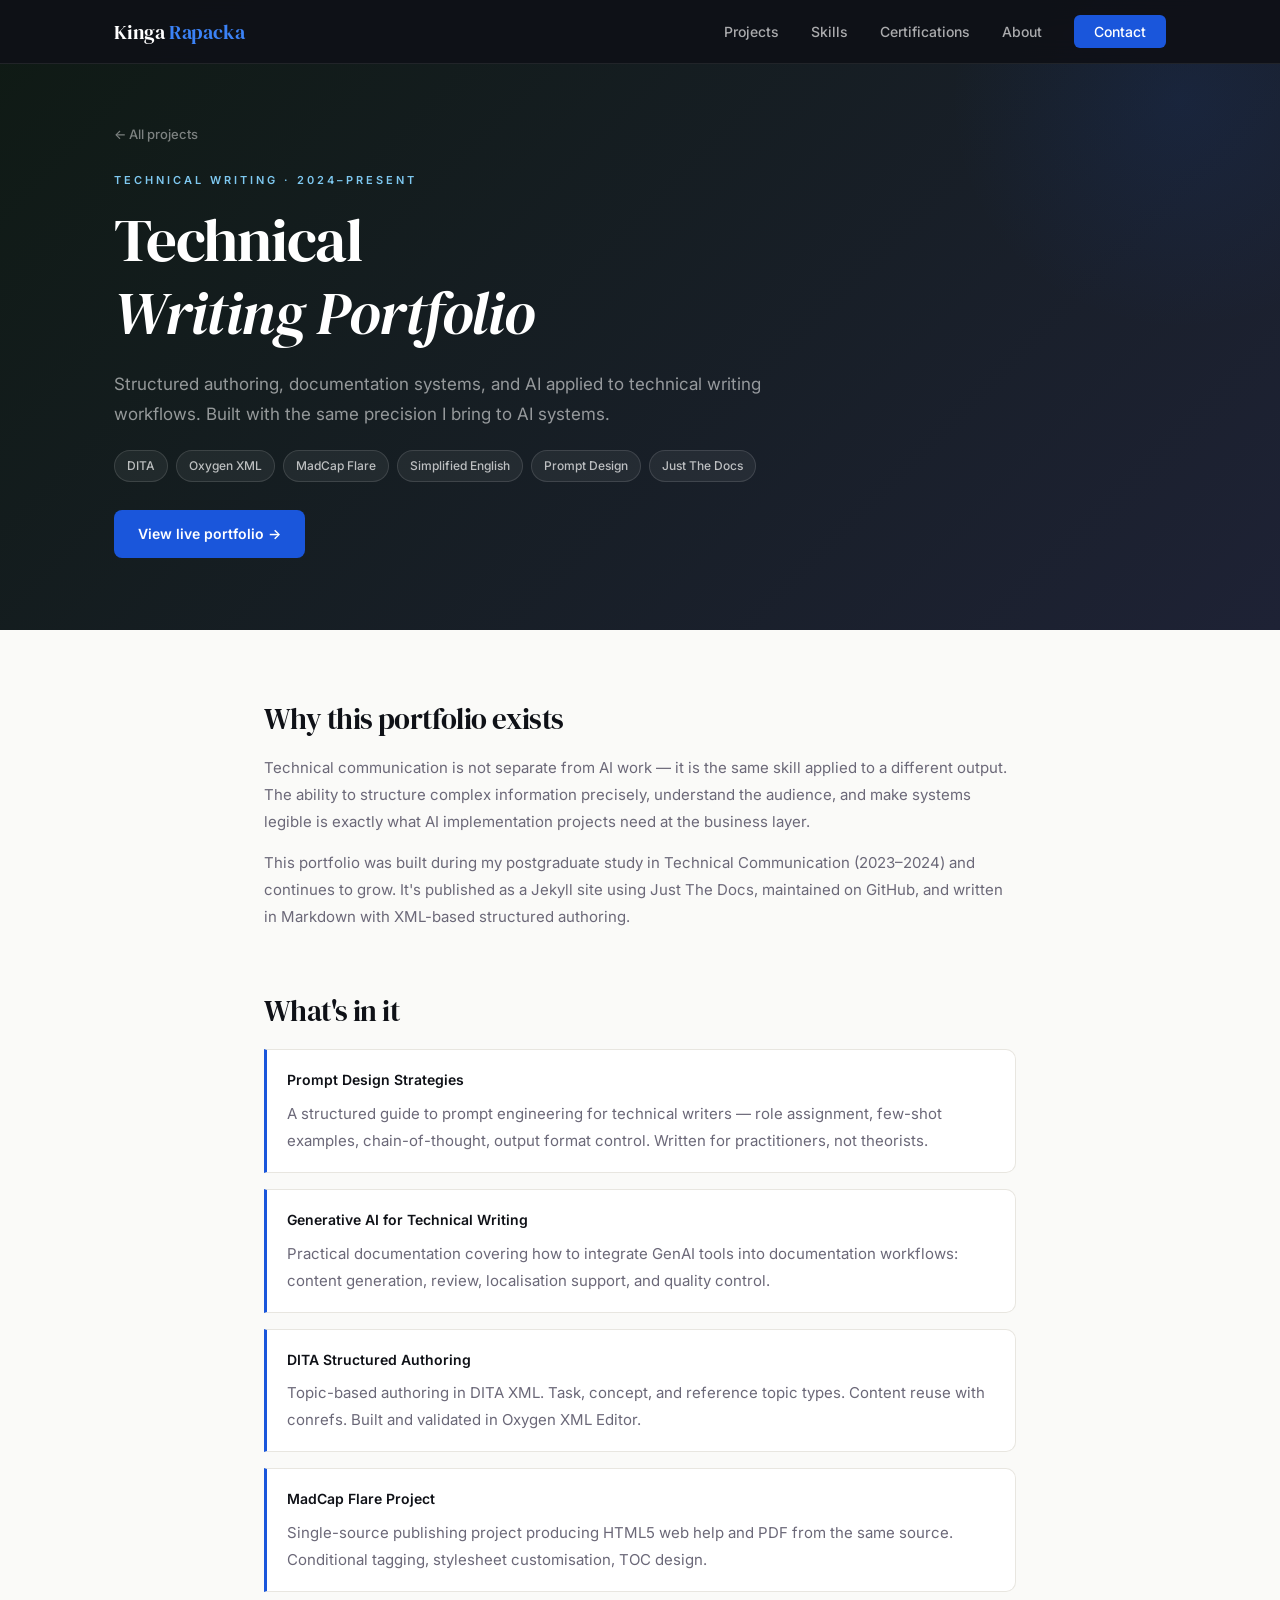
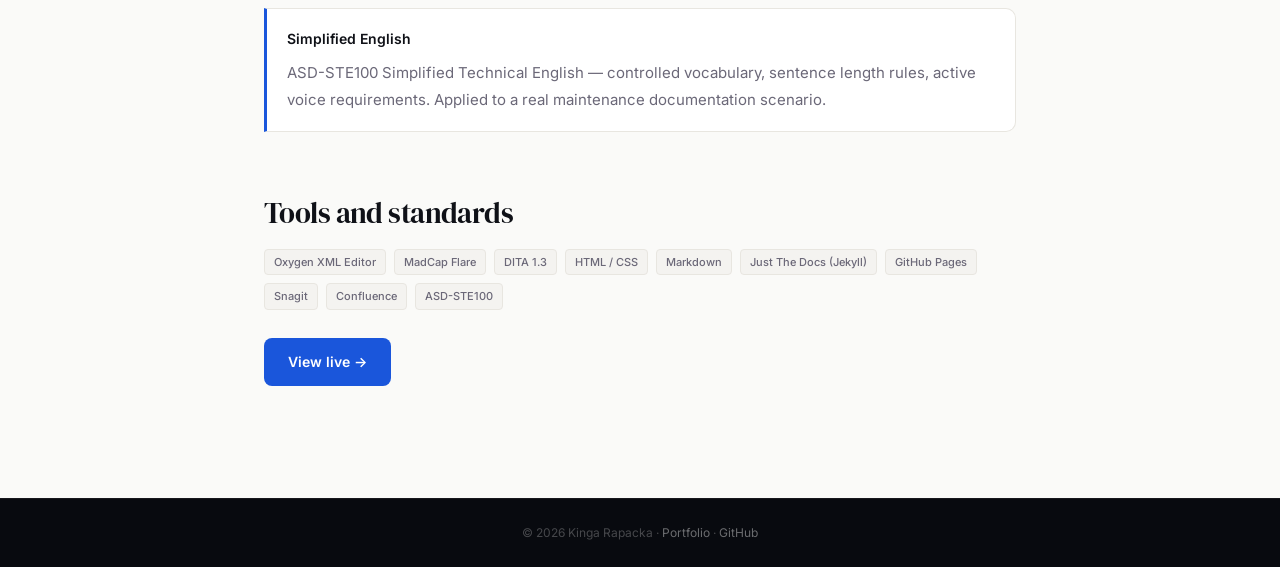
<file: projects/tech-writing.html>
<!DOCTYPE html>
<html lang="en">
<head>
  <meta charset="UTF-8">
  <meta name="viewport" content="width=device-width, initial-scale=1.0">
  <meta name="description" content="Technical Writing Portfolio — Kinga Rapacka. DITA, MadCap Flare, prompt design, Simplified English.">
  <title>Technical Writing Portfolio — Kinga Rapacka</title>
  <link rel="preconnect" href="https://fonts.googleapis.com">
  <link rel="preconnect" href="https://fonts.gstatic.com" crossorigin>
  <link href="https://fonts.googleapis.com/css2?family=DM+Serif+Display:ital@0;1&family=Inter:wght@400;500;600&family=JetBrains+Mono:wght@400;600&display=swap" rel="stylesheet">
  <link rel="stylesheet" href="../css/style.css">
  <link rel="stylesheet" href="../css/project.css">
</head>
<body>

  <nav class="nav" role="navigation">
    <div class="nav-inner">
      <a href="../index.html" class="nav-logo">Kinga <span>Rapacka</span></a>
      <ul class="nav-links">
        <li><a href="../index.html#projects">Projects</a></li>
        <li><a href="../index.html#skills">Skills</a></li>
        <li><a href="../index.html#certifications">Certifications</a></li>
        <li><a href="../about.html">About</a></li>
        <li><a href="../index.html#contact" class="nav-cta">Contact</a></li>
      </ul>
      <button class="nav-hamburger" aria-label="Open menu" aria-expanded="false">
        <span></span><span></span><span></span>
      </button>
    </div>
  </nav>

  <header class="proj-hero" style="background: linear-gradient(135deg, #0f1a14 0%, #1e2235 100%);">
    <div class="proj-hero-inner wrap">
      <a href="../index.html#projects" class="proj-back">← All projects</a>
      <div class="proj-meta">
        <span class="eyebrow light">Technical Writing · 2024–present</span>
      </div>
      <h1 class="display" style="color:#fff; margin-top:12px; margin-bottom:20px;">
        Technical<br><em>Writing Portfolio</em>
      </h1>
      <p class="proj-hero-sub">
        Structured authoring, documentation systems, and AI applied to technical writing workflows. Built with the same precision I bring to AI systems.
      </p>
      <div class="proj-hero-tags">
        <span class="hero-tag">DITA</span>
        <span class="hero-tag">Oxygen XML</span>
        <span class="hero-tag">MadCap Flare</span>
        <span class="hero-tag">Simplified English</span>
        <span class="hero-tag">Prompt Design</span>
        <span class="hero-tag">Just The Docs</span>
      </div>
      <div style="margin-top:28px;">
        <a href="https://kinrap.github.io/KingaRapackaPortfolio/" target="_blank" rel="noopener" class="btn btn-primary">View live portfolio →</a>
      </div>
    </div>
  </header>

  <main class="proj-body">
    <div class="wrap proj-wrap">

      <section class="proj-section reveal">
        <h2>Why this portfolio exists</h2>
        <p>Technical communication is not separate from AI work — it is the same skill applied to a different output. The ability to structure complex information precisely, understand the audience, and make systems legible is exactly what AI implementation projects need at the business layer.</p>
        <p>This portfolio was built during my postgraduate study in Technical Communication (2023–2024) and continues to grow. It's published as a Jekyll site using Just The Docs, maintained on GitHub, and written in Markdown with XML-based structured authoring.</p>
      </section>

      <section class="proj-section reveal">
        <h2>What's in it</h2>
        <div class="proj-decisions">
          <div class="proj-decision">
            <div class="proj-decision-title">Prompt Design Strategies</div>
            <p>A structured guide to prompt engineering for technical writers — role assignment, few-shot examples, chain-of-thought, output format control. Written for practitioners, not theorists.</p>
          </div>
          <div class="proj-decision">
            <div class="proj-decision-title">Generative AI for Technical Writing</div>
            <p>Practical documentation covering how to integrate GenAI tools into documentation workflows: content generation, review, localisation support, and quality control.</p>
          </div>
          <div class="proj-decision">
            <div class="proj-decision-title">DITA Structured Authoring</div>
            <p>Topic-based authoring in DITA XML. Task, concept, and reference topic types. Content reuse with conrefs. Built and validated in Oxygen XML Editor.</p>
          </div>
          <div class="proj-decision">
            <div class="proj-decision-title">MadCap Flare Project</div>
            <p>Single-source publishing project producing HTML5 web help and PDF from the same source. Conditional tagging, stylesheet customisation, TOC design.</p>
          </div>
          <div class="proj-decision">
            <div class="proj-decision-title">Simplified English</div>
            <p>ASD-STE100 Simplified Technical English — controlled vocabulary, sentence length rules, active voice requirements. Applied to a real maintenance documentation scenario.</p>
          </div>
        </div>
      </section>

      <section class="proj-section reveal">
        <h2>Tools and standards</h2>
        <div style="display:flex; flex-wrap:wrap; gap:8px; margin-top:12px;">
          <span class="tag">Oxygen XML Editor</span>
          <span class="tag">MadCap Flare</span>
          <span class="tag">DITA 1.3</span>
          <span class="tag">HTML / CSS</span>
          <span class="tag">Markdown</span>
          <span class="tag">Just The Docs (Jekyll)</span>
          <span class="tag">GitHub Pages</span>
          <span class="tag">Snagit</span>
          <span class="tag">Confluence</span>
          <span class="tag">ASD-STE100</span>
        </div>
        <div style="margin-top:28px;">
          <a href="https://kinrap.github.io/KingaRapackaPortfolio/" target="_blank" rel="noopener" class="btn btn-primary">View live →</a>
        </div>
      </section>

    </div>
  </main>

  <footer>
    <p>© 2026 Kinga Rapacka ·
      <a href="../index.html">Portfolio</a> ·
      <a href="https://github.com/KinRap" target="_blank" rel="noopener">GitHub</a>
    </p>
  </footer>

  <script src="../js/main.js"></script>
</body>
</html>
</file>
<file: css/style.css>
/* ── Reset & Base ─────────────────────────────────────────────────────────── */
*, *::before, *::after { margin: 0; padding: 0; box-sizing: border-box; }

:root {
  --ink:        #0f1117;
  --ink-soft:   #1e2235;
  --cream:      #fafaf8;
  --surface:    #f4f3f0;
  --border:     #e8e6e0;
  --muted:      #6b6878;
  --blue:       #1a56db;
  --blue-lt:    #e8f1fb;
  --blue-mid:   #3b82f6;
  --gold:       #c8921e;
  --gold-lt:    #fef3db;
  --sage:       #2d7a5f;
  --white:      #ffffff;

  --font-display: 'DM Serif Display', Georgia, serif;
  --font-body:    'Inter', system-ui, sans-serif;
  --font-mono:    'JetBrains Mono', 'Fira Code', monospace;

  --nav-h: 64px;
  --max-w: 1100px;
  --section-pad: 96px 24px;
}

html { scroll-behavior: smooth; }

body {
  font-family: var(--font-body);
  background: var(--cream);
  color: var(--ink);
  line-height: 1.7;
  font-size: 16px;
  -webkit-font-smoothing: antialiased;
}

/* ── Typography ──────────────────────────────────────────────────────────── */
h1, h2, h3 { line-height: 1.2; }

.display {
  font-family: var(--font-display);
  font-size: clamp(2.4rem, 5vw, 3.8rem);
  font-weight: 400;
  letter-spacing: -0.02em;
}

.eyebrow {
  font-size: 11px;
  letter-spacing: 3px;
  text-transform: uppercase;
  font-weight: 600;
  color: var(--blue);
}

.eyebrow.light { color: #7ec8f0; }

/* ── Layout ──────────────────────────────────────────────────────────────── */
.wrap { max-width: var(--max-w); margin: 0 auto; padding: 0 24px; }

/* ── Navigation ──────────────────────────────────────────────────────────── */
.nav {
  position: fixed; top: 0; left: 0; right: 0; z-index: 100;
  height: var(--nav-h);
  background: rgba(15, 17, 23, 0.96);
  backdrop-filter: blur(12px);
  -webkit-backdrop-filter: blur(12px);
  border-bottom: 0.5px solid rgba(255,255,255,0.08);
  transition: background 0.3s;
}

.nav.scrolled {
  background: rgba(255,255,255,0.97);
  border-bottom-color: var(--border);
}

.nav-inner {
  max-width: var(--max-w);
  margin: 0 auto;
  padding: 0 24px;
  height: 100%;
  display: flex;
  align-items: center;
  justify-content: space-between;
}

.nav-logo {
  font-family: var(--font-display);
  font-size: 20px;
  color: #fff;
  text-decoration: none;
  letter-spacing: -0.01em;
  transition: color 0.3s;
}

.nav-logo span { color: var(--blue-mid); }
.nav.scrolled .nav-logo { color: var(--ink); }

.nav-links {
  display: flex;
  align-items: center;
  gap: 32px;
  list-style: none;
}

.nav-links a {
  font-size: 14px;
  font-weight: 500;
  color: rgba(255,255,255,0.65);
  text-decoration: none;
  transition: color 0.2s;
}

.nav-links a:hover { color: #fff; }
.nav.scrolled .nav-links a { color: var(--muted); }
.nav.scrolled .nav-links a:hover { color: var(--ink); }

.nav-cta {
  font-size: 13px;
  font-weight: 600;
  padding: 8px 20px;
  border-radius: 6px;
  background: var(--blue);
  color: #fff !important;
  text-decoration: none;
  transition: background 0.2s, transform 0.15s;
}

.nav-cta:hover { background: #1648c4 !important; transform: translateY(-1px); }

.nav-hamburger {
  display: none;
  flex-direction: column;
  gap: 5px;
  cursor: pointer;
  padding: 4px;
  background: none;
  border: none;
}

.nav-hamburger span {
  display: block;
  width: 22px;
  height: 1.5px;
  background: #fff;
  transition: background 0.3s;
}

.nav.scrolled .nav-hamburger span { background: var(--ink); }

/* ── Hero ─────────────────────────────────────────────────────────────────── */
.hero {
  min-height: 100vh;
  background: var(--ink);
  display: flex;
  flex-direction: column;
  justify-content: center;
  padding: calc(var(--nav-h) + 48px) 24px 80px;
  position: relative;
  overflow: hidden;
}

.hero::before {
  content: '';
  position: absolute;
  top: -200px; right: -200px;
  width: 700px; height: 700px;
  border-radius: 50%;
  background: radial-gradient(circle, rgba(26,86,219,0.12) 0%, transparent 65%);
  pointer-events: none;
}

.hero::after {
  content: '';
  position: absolute;
  bottom: -100px; left: -100px;
  width: 500px; height: 500px;
  border-radius: 50%;
  background: radial-gradient(circle, rgba(200,146,30,0.06) 0%, transparent 65%);
  pointer-events: none;
}

.hero-inner {
  max-width: var(--max-w);
  margin: 0 auto;
  width: 100%;
  display: grid;
  grid-template-columns: 1fr 1fr;
  gap: 64px;
  align-items: center;
  position: relative; z-index: 1;
}

.hero-left { }

.hero-eyebrow {
  display: flex;
  align-items: center;
  gap: 10px;
  margin-bottom: 20px;
}

.hero-eyebrow-line {
  width: 32px;
  height: 1.5px;
  background: var(--blue-mid);
}

.hero h1 {
  font-family: var(--font-display);
  font-size: clamp(2.6rem, 5vw, 4rem);
  font-weight: 400;
  color: #fff;
  letter-spacing: -0.02em;
  line-height: 1.15;
  margin-bottom: 24px;
}

.hero h1 em {
  font-style: italic;
  color: #7ec8f0;
}

.hero-sub {
  font-size: 16px;
  color: rgba(255,255,255,0.55);
  line-height: 1.75;
  margin-bottom: 36px;
  max-width: 480px;
}

.hero-tags {
  display: flex;
  flex-wrap: wrap;
  gap: 8px;
  margin-bottom: 40px;
}

.hero-tag {
  font-size: 12px;
  font-weight: 500;
  padding: 5px 12px;
  border-radius: 20px;
  background: rgba(255,255,255,0.06);
  border: 0.5px solid rgba(255,255,255,0.12);
  color: rgba(255,255,255,0.7);
}

.hero-actions {
  display: flex;
  gap: 14px;
  flex-wrap: wrap;
}

.btn {
  display: inline-flex;
  align-items: center;
  gap: 8px;
  font-size: 14px;
  font-weight: 600;
  padding: 12px 24px;
  border-radius: 8px;
  text-decoration: none;
  transition: transform 0.15s, background 0.2s, box-shadow 0.2s;
  cursor: pointer;
  border: none;
}

.btn:hover { transform: translateY(-2px); }

.btn-primary {
  background: var(--blue);
  color: #fff;
}

.btn-primary:hover { background: #1648c4; }

.btn-outline {
  background: transparent;
  color: rgba(255,255,255,0.8);
  border: 0.5px solid rgba(255,255,255,0.25);
}

.btn-outline:hover {
  background: rgba(255,255,255,0.06);
  color: #fff;
}

.hero-right {
  display: flex;
  flex-direction: column;
  gap: 14px;
}

/* Pipeline card in hero */
.pipeline-card {
  background: rgba(255,255,255,0.04);
  border: 0.5px solid rgba(255,255,255,0.1);
  border-radius: 14px;
  padding: 20px 22px;
}

.pipeline-card-label {
  font-size: 10px;
  letter-spacing: 2.5px;
  text-transform: uppercase;
  color: var(--blue-mid);
  font-weight: 600;
  margin-bottom: 14px;
}

.pipeline-steps {
  display: flex;
  flex-direction: column;
  gap: 0;
}

.pipeline-step {
  display: flex;
  align-items: flex-start;
  gap: 12px;
  padding: 8px 0;
  border-bottom: 0.5px solid rgba(255,255,255,0.06);
}

.pipeline-step:last-child { border-bottom: none; }

.pipeline-step-num {
  width: 22px;
  height: 22px;
  border-radius: 50%;
  background: rgba(26,86,219,0.25);
  border: 0.5px solid var(--blue-mid);
  display: flex;
  align-items: center;
  justify-content: center;
  font-size: 10px;
  font-weight: 700;
  color: var(--blue-mid);
  flex-shrink: 0;
  margin-top: 1px;
}

.pipeline-step-name {
  font-size: 13px;
  font-weight: 600;
  color: rgba(255,255,255,0.85);
}

.pipeline-step-desc {
  font-size: 12px;
  color: rgba(255,255,255,0.4);
}

.hero-stats {
  display: grid;
  grid-template-columns: 1fr 1fr 1fr;
  gap: 10px;
}

.hero-stat {
  background: rgba(255,255,255,0.04);
  border: 0.5px solid rgba(255,255,255,0.08);
  border-radius: 10px;
  padding: 14px 12px;
  text-align: center;
}

.hero-stat-n {
  font-family: var(--font-display);
  font-size: 1.8rem;
  font-weight: 400;
  color: #fff;
  line-height: 1;
  margin-bottom: 4px;
}

.hero-stat-n em {
  font-style: normal;
  color: var(--blue-mid);
}

.hero-stat-l {
  font-size: 11px;
  color: rgba(255,255,255,0.4);
  line-height: 1.3;
}

/* ── Sections ─────────────────────────────────────────────────────────────── */
.section { padding: var(--section-pad); }
.section-alt { background: var(--surface); }

.section-head {
  max-width: 640px;
  margin: 0 auto 56px;
  text-align: center;
}

.section-head h2 {
  font-family: var(--font-display);
  font-size: clamp(1.8rem, 3.5vw, 2.8rem);
  font-weight: 400;
  letter-spacing: -0.02em;
  color: var(--ink);
  margin-top: 10px;
  margin-bottom: 14px;
}

.section-head p {
  font-size: 15px;
  color: var(--muted);
  line-height: 1.7;
}

/* ── About strip ─────────────────────────────────────────────────────────── */
.about-strip {
  background: var(--ink);
  padding: 72px 24px;
}

.about-strip-inner {
  max-width: var(--max-w);
  margin: 0 auto;
  display: grid;
  grid-template-columns: 1fr 1fr;
  gap: 64px;
  align-items: start;
}

.about-strip h2 {
  font-family: var(--font-display);
  font-size: clamp(1.8rem, 3vw, 2.6rem);
  color: #fff;
  font-weight: 400;
  letter-spacing: -0.02em;
  margin-top: 10px;
  margin-bottom: 20px;
}

.about-strip p {
  font-size: 15px;
  color: rgba(255,255,255,0.55);
  line-height: 1.8;
  margin-bottom: 16px;
}

.about-strip p:last-child { margin-bottom: 0; }

.about-pillars {
  display: flex;
  flex-direction: column;
  gap: 14px;
}

.pillar {
  background: rgba(255,255,255,0.04);
  border: 0.5px solid rgba(255,255,255,0.08);
  border-left: 2px solid var(--blue-mid);
  border-radius: 0 8px 8px 0;
  padding: 14px 18px;
}

.pillar-title {
  font-size: 13px;
  font-weight: 600;
  color: rgba(255,255,255,0.85);
  margin-bottom: 4px;
}

.pillar-body {
  font-size: 13px;
  color: rgba(255,255,255,0.45);
  line-height: 1.6;
}

/* ── Project cards ─────────────────────────────────────────────────────────── */
.projects-grid {
  display: grid;
  grid-template-columns: repeat(auto-fill, minmax(320px, 1fr));
  gap: 24px;
  max-width: var(--max-w);
  margin: 0 auto;
}

.project-card {
  background: var(--white);
  border: 0.5px solid var(--border);
  border-radius: 16px;
  overflow: hidden;
  transition: transform 0.2s, box-shadow 0.2s;
  text-decoration: none;
  color: inherit;
  display: flex;
  flex-direction: column;
}

.project-card:hover {
  transform: translateY(-4px);
  box-shadow: 0 12px 40px rgba(0,0,0,0.1);
}

.project-card-vis {
  height: 160px;
  background: var(--ink);
  display: flex;
  align-items: center;
  justify-content: center;
  position: relative;
  overflow: hidden;
}

.project-card-vis.ai-project {
  background: linear-gradient(135deg, #0f1117 0%, #1e2235 100%);
}

.project-card-vis.tw-project {
  background: linear-gradient(135deg, #1e2a1e 0%, #0f1a14 100%);
}

.vis-pipeline {
  display: flex;
  align-items: center;
  gap: 4px;
  padding: 0 20px;
}

.vis-node {
  display: flex;
  flex-direction: column;
  align-items: center;
  gap: 4px;
}

.vis-node-circle {
  width: 32px;
  height: 32px;
  border-radius: 50%;
  background: rgba(26,86,219,0.2);
  border: 1px solid var(--blue-mid);
  display: flex;
  align-items: center;
  justify-content: center;
  font-size: 10px;
  font-weight: 700;
  color: var(--blue-mid);
}

.vis-node-label {
  font-size: 8px;
  font-weight: 600;
  color: rgba(255,255,255,0.5);
  letter-spacing: 1px;
  text-transform: uppercase;
  text-align: center;
}

.vis-arrow {
  color: rgba(255,255,255,0.2);
  font-size: 14px;
  margin: 0 2px;
  flex-shrink: 0;
  margin-bottom: 16px;
}

.vis-doc-stack {
  display: flex;
  gap: 8px;
  align-items: center;
}

.vis-doc {
  width: 40px;
  height: 52px;
  border-radius: 4px;
  background: rgba(45,122,95,0.2);
  border: 1px solid rgba(45,122,95,0.5);
  display: flex;
  align-items: center;
  justify-content: center;
  font-size: 9px;
  color: rgba(255,255,255,0.5);
  font-weight: 600;
  letter-spacing: 0.5px;
  flex-direction: column;
  gap: 4px;
}

.vis-doc-icon { font-size: 16px; opacity: 0.6; }

.project-card-body {
  padding: 20px 22px;
  flex: 1;
  display: flex;
  flex-direction: column;
}

.project-card-type {
  font-size: 10px;
  letter-spacing: 2.5px;
  text-transform: uppercase;
  font-weight: 600;
  margin-bottom: 8px;
}

.project-card-type.ai { color: var(--blue); }
.project-card-type.tw { color: var(--sage); }
.project-card-type.wip { color: var(--gold); }

.project-card h3 {
  font-size: 16px;
  font-weight: 600;
  color: var(--ink);
  margin-bottom: 8px;
  line-height: 1.35;
}

.project-card p {
  font-size: 13.5px;
  color: var(--muted);
  line-height: 1.65;
  flex: 1;
  margin-bottom: 16px;
}

.project-card-tags {
  display: flex;
  flex-wrap: wrap;
  gap: 6px;
}

.tag {
  font-size: 11px;
  font-weight: 500;
  padding: 3px 9px;
  border-radius: 4px;
  background: var(--surface);
  color: var(--muted);
  border: 0.5px solid var(--border);
}

.project-card-arrow {
  display: flex;
  align-items: center;
  justify-content: flex-end;
  margin-top: 14px;
  font-size: 13px;
  font-weight: 600;
  color: var(--blue);
  gap: 4px;
  text-decoration: none;
}

/* ── Skills section ──────────────────────────────────────────────────────── */
.skills-grid {
  display: grid;
  grid-template-columns: repeat(auto-fill, minmax(260px, 1fr));
  gap: 20px;
  max-width: var(--max-w);
  margin: 0 auto;
}

.skill-card {
  background: var(--white);
  border: 0.5px solid var(--border);
  border-radius: 14px;
  padding: 22px 22px 18px;
}

.skill-card-icon {
  width: 38px;
  height: 38px;
  border-radius: 8px;
  background: var(--blue-lt);
  display: flex;
  align-items: center;
  justify-content: center;
  margin-bottom: 14px;
  font-size: 18px;
  color: var(--blue);
}

.skill-card-icon.green { background: #edf7f2; color: var(--sage); }
.skill-card-icon.amber { background: var(--gold-lt); color: var(--gold); }

.skill-card h3 {
  font-size: 14px;
  font-weight: 600;
  color: var(--ink);
  margin-bottom: 8px;
}

.skill-card p {
  font-size: 13px;
  color: var(--muted);
  line-height: 1.65;
}

.skill-level {
  display: flex;
  align-items: center;
  gap: 6px;
  margin-top: 12px;
}

.skill-dot {
  width: 7px;
  height: 7px;
  border-radius: 50%;
  background: var(--border);
}

.skill-dot.filled { background: var(--blue); }
.skill-dot.filled.green { background: var(--sage); }
.skill-dot.filled.amber { background: var(--gold); }

.skill-level-label {
  font-size: 11px;
  color: var(--muted);
  margin-left: 4px;
}

/* ── Certifications ─────────────────────────────────────────────────────── */
.certs-list {
  max-width: 760px;
  margin: 0 auto;
  display: flex;
  flex-direction: column;
  gap: 12px;
}

.cert-item {
  background: var(--white);
  border: 0.5px solid var(--border);
  border-radius: 10px;
  padding: 14px 18px;
  display: flex;
  align-items: center;
  gap: 16px;
}

.cert-item.featured {
  border-color: var(--blue);
  background: var(--blue-lt);
}

.cert-year {
  font-size: 12px;
  color: var(--muted);
  font-weight: 500;
  min-width: 38px;
}

.cert-name {
  font-size: 14px;
  font-weight: 600;
  color: var(--ink);
  flex: 1;
}

.cert-item.featured .cert-name { color: #0C447C; }

.cert-org {
  font-size: 12px;
  color: var(--muted);
}

.cert-hours {
  font-size: 11px;
  font-weight: 600;
  padding: 3px 8px;
  border-radius: 4px;
  background: var(--blue);
  color: #fff;
  white-space: nowrap;
}

/* ── Contact section ─────────────────────────────────────────────────────── */
.contact-section {
  background: var(--ink);
  padding: 80px 24px;
  text-align: center;
}

.contact-section h2 {
  font-family: var(--font-display);
  font-size: clamp(1.8rem, 3.5vw, 2.8rem);
  font-weight: 400;
  color: #fff;
  letter-spacing: -0.02em;
  margin-top: 10px;
  margin-bottom: 14px;
}

.contact-section p {
  font-size: 15px;
  color: rgba(255,255,255,0.5);
  margin-bottom: 36px;
  max-width: 480px;
  margin-left: auto;
  margin-right: auto;
}

.contact-links {
  display: flex;
  justify-content: center;
  gap: 14px;
  flex-wrap: wrap;
}

.contact-link {
  display: inline-flex;
  align-items: center;
  gap: 8px;
  font-size: 14px;
  font-weight: 500;
  padding: 11px 22px;
  border-radius: 8px;
  text-decoration: none;
  transition: transform 0.15s, background 0.2s;
  border: 0.5px solid rgba(255,255,255,0.15);
  color: rgba(255,255,255,0.8);
  background: rgba(255,255,255,0.05);
}

.contact-link:hover {
  background: rgba(255,255,255,0.1);
  transform: translateY(-2px);
  color: #fff;
}

.contact-link.primary {
  background: var(--blue);
  border-color: var(--blue);
  color: #fff;
}

.contact-link.primary:hover { background: #1648c4; }

/* ── Footer ──────────────────────────────────────────────────────────────── */
footer {
  background: #080a0f;
  padding: 24px;
  text-align: center;
  font-size: 12px;
  color: rgba(255,255,255,0.25);
  border-top: 0.5px solid rgba(255,255,255,0.06);
}

footer a { color: rgba(255,255,255,0.4); text-decoration: none; }
footer a:hover { color: rgba(255,255,255,0.7); }

/* ── Scroll reveal ───────────────────────────────────────────────────────── */
.reveal {
  opacity: 0;
  transform: translateY(24px);
  transition: opacity 0.6s ease, transform 0.6s ease;
}

.reveal.visible {
  opacity: 1;
  transform: translateY(0);
}

/* ── Responsive ──────────────────────────────────────────────────────────── */
@media (max-width: 768px) {
  :root { --section-pad: 64px 20px; }

  .hero-inner {
    grid-template-columns: 1fr;
    gap: 40px;
  }

  .hero-right { display: none; }

  .about-strip-inner {
    grid-template-columns: 1fr;
    gap: 40px;
  }

  .nav-links { display: none; }
  .nav-links.open {
    display: flex;
    flex-direction: column;
    position: absolute;
    top: var(--nav-h);
    left: 0; right: 0;
    background: rgba(15,17,23,0.98);
    padding: 20px 24px;
    gap: 18px;
    border-bottom: 0.5px solid rgba(255,255,255,0.08);
  }

  .nav.scrolled .nav-links.open { background: var(--white); border-bottom-color: var(--border); }
  .nav-hamburger { display: flex; }

  .hero-stats { grid-template-columns: 1fr 1fr 1fr; }
}

@media (prefers-reduced-motion: reduce) {
  .reveal { opacity: 1; transform: none; transition: none; }
  html { scroll-behavior: auto; }
}
</file>
<file: css/project.css>
/* Project page styles */

.proj-hero {
  background: var(--ink);
  padding: calc(var(--nav-h) + 56px) 24px 72px;
  position: relative;
  overflow: hidden;
}

.proj-hero::before {
  content: '';
  position: absolute;
  top: -150px; right: -150px;
  width: 500px; height: 500px;
  border-radius: 50%;
  background: radial-gradient(circle, rgba(26,86,219,0.1) 0%, transparent 65%);
  pointer-events: none;
}

.proj-hero-inner { position: relative; z-index: 1; }

.proj-back {
  display: inline-flex;
  align-items: center;
  gap: 6px;
  font-size: 13px;
  font-weight: 500;
  color: rgba(255,255,255,0.45);
  text-decoration: none;
  margin-bottom: 20px;
  transition: color 0.2s;
}

.proj-back:hover { color: rgba(255,255,255,0.8); }

.proj-hero-sub {
  font-size: 17px;
  color: rgba(255,255,255,0.55);
  line-height: 1.75;
  max-width: 680px;
  margin-bottom: 20px;
}

.proj-hero-tags {
  display: flex;
  flex-wrap: wrap;
  gap: 8px;
  margin-top: 16px;
}

/* Body */
.proj-body { padding: 72px 24px 48px; }

.proj-wrap { max-width: 800px; }

.proj-section {
  margin-bottom: 64px;
}

.proj-section h2 {
  font-family: var(--font-display);
  font-size: 1.8rem;
  font-weight: 400;
  color: var(--ink);
  letter-spacing: -0.02em;
  margin-bottom: 18px;
}

.proj-section p {
  font-size: 15px;
  color: var(--muted);
  line-height: 1.8;
  margin-bottom: 14px;
}

.proj-section p:last-child { margin-bottom: 0; }

.proj-section code {
  font-family: var(--font-mono);
  font-size: 13px;
  background: var(--surface);
  padding: 2px 6px;
  border-radius: 4px;
  color: var(--blue);
}

/* Pipeline diagram */
.pipeline-diagram {
  display: flex;
  flex-direction: column;
  gap: 0;
  margin-top: 28px;
}

.pd-step {
  display: flex;
  gap: 16px;
  background: var(--white);
  border: 0.5px solid var(--border);
  border-radius: 12px;
  padding: 18px 20px;
}

.pd-final {
  border-color: var(--blue);
  background: var(--blue-lt);
}

.pd-num {
  width: 32px;
  height: 32px;
  border-radius: 50%;
  background: rgba(26,86,219,0.1);
  border: 1px solid var(--blue);
  display: flex;
  align-items: center;
  justify-content: center;
  font-size: 13px;
  font-weight: 700;
  color: var(--blue);
  flex-shrink: 0;
}

.pd-final .pd-num {
  background: var(--blue);
  color: #fff;
}

.pd-title {
  font-size: 14px;
  font-weight: 600;
  color: var(--ink);
  margin-bottom: 5px;
}

.pd-desc {
  font-size: 13px;
  color: var(--muted);
  line-height: 1.65;
  margin-bottom: 8px;
}

.pd-output {
  font-size: 12px;
  font-weight: 600;
  color: var(--blue);
  font-family: var(--font-mono);
}

.pd-arrow {
  text-align: center;
  padding: 8px 0;
  color: var(--muted);
  font-size: 18px;
}

.pd-parallel {
  display: grid;
  grid-template-columns: 1fr 1fr;
  gap: 14px;
}

/* Results */
.proj-results {
  display: grid;
  grid-template-columns: repeat(4, 1fr);
  gap: 16px;
  margin-top: 20px;
}

.proj-result {
  text-align: center;
  background: var(--white);
  border: 0.5px solid var(--border);
  border-radius: 10px;
  padding: 20px 12px;
}

.proj-result-n {
  font-family: var(--font-display);
  font-size: 1.8rem;
  font-weight: 400;
  color: var(--blue);
  line-height: 1;
  margin-bottom: 6px;
}

.proj-result-l {
  font-size: 12px;
  color: var(--muted);
  line-height: 1.4;
}

/* Decisions */
.proj-decisions {
  display: flex;
  flex-direction: column;
  gap: 16px;
  margin-top: 20px;
}

.proj-decision {
  background: var(--white);
  border: 0.5px solid var(--border);
  border-left: 3px solid var(--blue);
  border-radius: 0 10px 10px 0;
  padding: 18px 20px;
}

.proj-decision-title {
  font-size: 14px;
  font-weight: 600;
  color: var(--ink);
  margin-bottom: 8px;
}

.proj-decision p {
  margin-bottom: 0;
}

@media (max-width: 640px) {
  .pd-parallel { grid-template-columns: 1fr; }
  .proj-results { grid-template-columns: 1fr 1fr; }
}
</file>
